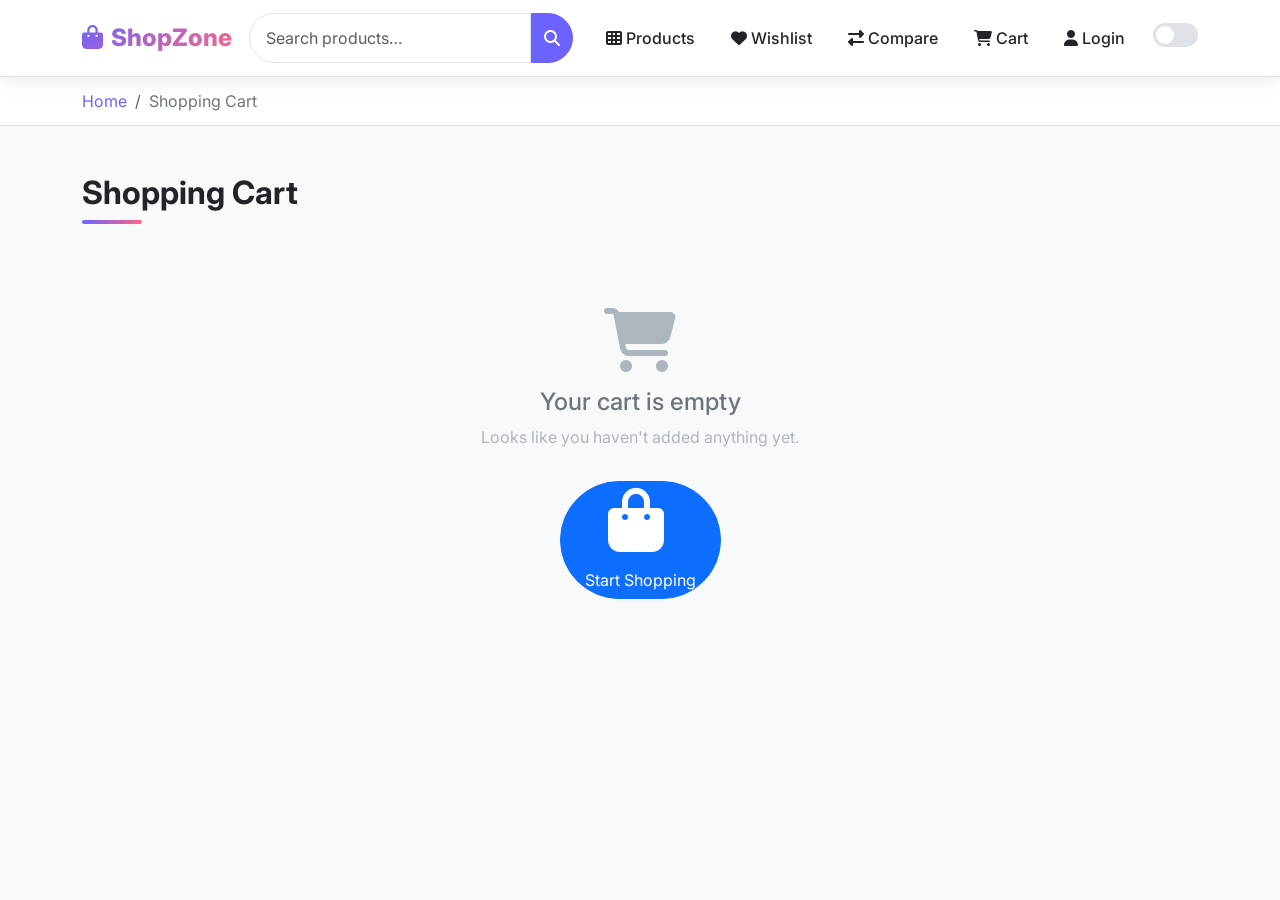
<file: cart.html>
<!DOCTYPE html>
<html lang="en" data-theme="light">
<head>
  <meta charset="UTF-8"/>
  <meta name="viewport" content="width=device-width, initial-scale=1.0"/>
  <title>Shopping Cart – ShopZone</title>
  <link rel="stylesheet" href="https://cdn.jsdelivr.net/npm/bootstrap@5.3.2/dist/css/bootstrap.min.css"/>
  <link rel="stylesheet" href="https://cdnjs.cloudflare.com/ajax/libs/font-awesome/6.5.0/css/all.min.css"/>
  <link rel="stylesheet" href="css/style.css"/>
  <link rel="stylesheet" href="css/features2.css"/>
</head>
<body>

<nav class="navbar navbar-expand-lg">
  <div class="container">
    <a class="navbar-brand" href="index.html"><i class="fas fa-shopping-bag me-2"></i>ShopZone</a>
    <button class="navbar-toggler border-0" type="button" data-bs-toggle="collapse" data-bs-target="#navMenu"><span class="navbar-toggler-icon"></span></button>
    <div class="collapse navbar-collapse" id="navMenu">
      <form class="d-flex mx-auto search-bar" onsubmit="event.preventDefault();window.location.href='products.html?search='+encodeURIComponent(this.querySelector('input').value);">
        <input class="form-control" type="search" placeholder="Search products…"/>
        <button class="btn btn-primary" type="submit"><i class="fas fa-search"></i></button>
      </form>
      <ul class="navbar-nav ms-3 align-items-center gap-1">
        <li class="nav-item"><a class="nav-link" href="products.html"><i class="fas fa-th me-1"></i>Products</a></li>
        <li class="nav-item"><a class="nav-link" href="wishlist.html"><i class="fas fa-heart me-1"></i>Wishlist <span class="cart-badge" id="wishlistCount">0</span></a></li>
        <li class="nav-item"><a class="nav-link" href="compare.html"><i class="fas fa-exchange-alt me-1"></i>Compare</a></li>
        <li class="nav-item"><a class="nav-link active" href="cart.html"><i class="fas fa-shopping-cart me-1"></i>Cart <span class="cart-badge" id="cartCount">0</span></a></li>
        <li class="nav-item" id="authNav"><a class="nav-link" href="login.html"><i class="fas fa-user me-1"></i>Login</a></li>
        <li class="nav-item"><button class="theme-toggle ms-2" id="themeToggle" onclick="toggleTheme()"></button></li>
      </ul>
    </div>
  </div>
</nav>

<div class="page-breadcrumb">
  <div class="container">
    <ol class="breadcrumb mb-0">
      <li class="breadcrumb-item"><a href="index.html">Home</a></li>
      <li class="breadcrumb-item active">Shopping Cart</li>
    </ol>
  </div>
</div>

<section class="py-5">
  <div class="container">
    <h1 class="section-title mb-4">Shopping Cart</h1>
    <div class="row g-4" id="cartSection">
      <!-- Rendered by JS -->
    </div>
  </div>
</section>

<div class="toast-container" id="toastContainer"></div>
<script src="https://cdn.jsdelivr.net/npm/bootstrap@5.3.2/dist/js/bootstrap.bundle.min.js"></script>
<script src="js/theme.js"></script>
<script src="js/products.js"></script>
<script src="js/cart.js"></script>
<script>
  // ── Advanced Coupon System ──
  const COUPONS = [
    {
      code: 'SAVE10',
      type: 'percentage',
      value: 10,
      description: '10% Off on your order',
      terms: 'No minimum order value. Valid on all products.',
      minOrder: 0,
      maxDiscount: Infinity,
      expiry: null,
      oneTime: false,
      icon: '🏷️'
    },
    {
      code: 'FLAT200',
      type: 'flat',
      value: 200,
      description: '₹200 Flat Off',
      terms: 'Minimum order value ₹999.',
      minOrder: 999,
      maxDiscount: 200,
      expiry: null,
      oneTime: false,
      icon: '💰'
    },
    {
      code: 'FIRST50',
      type: 'percentage',
      value: 50,
      description: '50% Off for First Order',
      terms: 'Max discount ₹500. One-time use only.',
      minOrder: 0,
      maxDiscount: 500,
      expiry: null,
      oneTime: true,
      icon: '🎉'
    },
    {
      code: 'FREESHIP',
      type: 'freeshipping',
      value: 0,
      description: 'Free Shipping',
      terms: 'Minimum order value ₹299. Removes shipping charges.',
      minOrder: 299,
      maxDiscount: 0,
      expiry: null,
      oneTime: false,
      icon: '🚚'
    },
    {
      code: 'BUY1GET1',
      type: 'bogo',
      value: 0,
      description: 'Buy 1 Get 1 Free on Electronics',
      terms: 'Applies to electronics category. Cheapest item free.',
      minOrder: 0,
      maxDiscount: Infinity,
      expiry: null,
      oneTime: false,
      category: 'electronics',
      icon: '🎁'
    }
  ];

  function getUsedCoupons() {
    return JSON.parse(localStorage.getItem('shopzone_used_coupons') || '[]');
  }

  function markCouponUsed(code) {
    const used = getUsedCoupons();
    if (!used.includes(code)) {
      used.push(code);
      localStorage.setItem('shopzone_used_coupons', JSON.stringify(used));
    }
  }

  function validateCoupon(code) {
    const coupon = COUPONS.find(c => c.code === code);
    if (!coupon) return { valid: false, message: 'Invalid coupon code.' };

    const cart = getCart();
    const subtotal = cart.reduce((s, i) => s + i.price * i.qty, 0);

    // Check expiry
    if (coupon.expiry && new Date() > new Date(coupon.expiry)) {
      return { valid: false, message: `Coupon "${code}" has expired.` };
    }

    // Check minimum order
    if (subtotal < coupon.minOrder) {
      return { valid: false, message: `Minimum order of ₹${coupon.minOrder.toLocaleString()} required for "${code}".` };
    }

    // Check one-time use
    if (coupon.oneTime && getUsedCoupons().includes(code)) {
      return { valid: false, message: `Coupon "${code}" has already been used.` };
    }

    // Check BOGO – need electronics items
    if (coupon.type === 'bogo') {
      const catItems = cart.filter(item => {
        const p = PRODUCTS.find(pr => pr.id === item.id);
        return p && p.category === coupon.category;
      });
      if (catItems.length < 2) {
        return { valid: false, message: `Need at least 2 ${coupon.category} items for BOGO offer.` };
      }
    }

    return { valid: true, coupon };
  }

  function calculateAdvancedDiscount(couponCode) {
    const cart = getCart();
    const subtotal = cart.reduce((s, i) => s + i.price * i.qty, 0);
    let discount = 0;
    let freeShipping = false;
    let discountLabel = '';

    if (!couponCode) return { discount: 0, freeShipping: false, discountLabel: '' };

    const coupon = COUPONS.find(c => c.code === couponCode);
    if (!coupon) return { discount: 0, freeShipping: false, discountLabel: '' };

    switch (coupon.type) {
      case 'percentage':
        discount = Math.round(subtotal * (coupon.value / 100));
        if (discount > coupon.maxDiscount) discount = coupon.maxDiscount;
        discountLabel = `${coupon.value}% off`;
        break;
      case 'flat':
        discount = Math.min(coupon.value, subtotal);
        discountLabel = `₹${coupon.value} flat off`;
        break;
      case 'freeshipping':
        freeShipping = true;
        discount = 0;
        discountLabel = 'Free shipping';
        break;
      case 'bogo':
        // Find electronics items, make cheapest free
        const elecItems = [];
        cart.forEach(item => {
          const p = PRODUCTS.find(pr => pr.id === item.id);
          if (p && p.category === coupon.category) {
            for (let i = 0; i < item.qty; i++) elecItems.push(item.price);
          }
        });
        elecItems.sort((a, b) => a - b);
        // Half the items are free (cheapest ones)
        const freeCount = Math.floor(elecItems.length / 2);
        for (let i = 0; i < freeCount; i++) discount += elecItems[i];
        discountLabel = 'BOGO (cheapest free)';
        break;
    }

    return { discount, freeShipping, discountLabel };
  }

  function getCartTotalsAdvanced() {
    const cart = getCart();
    const couponCode = localStorage.getItem('shopzone_coupon') || '';
    const subtotal = cart.reduce((s, i) => s + i.price * i.qty, 0);
    const { discount, freeShipping, discountLabel } = calculateAdvancedDiscount(couponCode);
    let shipping = subtotal - discount > 499 ? 0 : 49;
    if (freeShipping) shipping = 0;
    const total = Math.max(0, subtotal - discount + shipping);
    return { subtotal, discount, shipping, total, coupon: couponCode, freeShipping, discountLabel };
  }

  document.addEventListener('DOMContentLoaded', () => {
    updateCartCount();
    checkAuth();
    if (typeof updateWishlistCount === 'function') updateWishlistCount();
    renderCart();
  });

  function renderCart() {
    const cart = getCart();
    const section = document.getElementById('cartSection');
    if (cart.length === 0) {
      section.innerHTML = `<div class="col-12">
        <div class="empty-state">
          <i class="fas fa-shopping-cart"></i>
          <h4>Your cart is empty</h4>
          <p>Looks like you haven't added anything yet.</p>
          <a href="products.html" class="btn btn-primary rounded-pill mt-3 px-4"><i class="fas fa-shopping-bag me-2"></i>Start Shopping</a>
        </div></div>`;
      return;
    }

    const { subtotal, discount, shipping, total, coupon, freeShipping, discountLabel } = getCartTotalsAdvanced();
    const appliedCoupon = COUPONS.find(c => c.code === coupon);

    section.innerHTML = `
      <div class="col-lg-8">
        <div id="cartItems">${cart.map(renderCartItem).join('')}</div>
        <div class="d-flex justify-content-between align-items-center mt-3 flex-wrap gap-2">
          <a href="products.html" class="btn btn-outline-secondary rounded-pill"><i class="fas fa-arrow-left me-2"></i>Continue Shopping</a>
          <button class="btn btn-outline-danger rounded-pill" onclick="clearCart()"><i class="fas fa-trash me-2"></i>Clear Cart</button>
        </div>

        <!-- Available Coupons Section -->
        <div class="coupon-section mt-4">
          <h5><i class="fas fa-tags me-2 text-primary"></i>Available Coupons</h5>
          <div id="couponCards">${renderCouponCards(coupon)}</div>
        </div>
      </div>

      <div class="col-lg-4">
        <div class="summary-card">
          <h5 class="fw-700 mb-4"><i class="fas fa-receipt me-2 text-primary"></i>Order Summary</h5>
          <div class="summary-row"><span>Subtotal (${cart.reduce((s,i)=>s+i.qty,0)} items)</span><span>₹${subtotal.toLocaleString()}</span></div>
          ${discount > 0 ? `
            <div class="summary-row text-success"><span>Coupon Discount (${coupon})</span><span>-₹${discount.toLocaleString()}</span></div>
            <div class="discount-breakdown">
              <div class="breakdown-item"><span><i class="fas fa-tag me-1"></i>${discountLabel}</span><span>-₹${discount.toLocaleString()}</span></div>
              <div class="breakdown-item total"><span>You Save</span><span>₹${discount.toLocaleString()}</span></div>
            </div>
          ` : ''}
          ${freeShipping && shipping === 0 ? `<div class="summary-row text-success"><span>Shipping</span><span><i class="fas fa-truck me-1"></i>FREE (coupon)</span></div>` :
            `<div class="summary-row"><span>Shipping</span><span>${shipping === 0 ? '<span class="text-success fw-600">FREE</span>' : '₹'+shipping}</span></div>`}
          <div class="summary-row summary-total"><span>Total</span><span class="text-primary">₹${total.toLocaleString()}</span></div>

          <!-- Coupon Input -->
          <div class="mt-4">
            <label class="form-label fw-600 small">Apply Coupon Code</label>
            <div class="coupon-input">
              <input type="text" class="form-control form-control-sm" id="couponInput" placeholder="Enter coupon code..." value="${coupon}"/>
              ${coupon ? `<button class="btn btn-outline-danger btn-sm" onclick="removeCoupon()"><i class="fas fa-times"></i></button>` : ''}
              <button class="btn btn-outline-primary btn-sm" onclick="applyCouponAdvanced()">Apply</button>
            </div>
            ${coupon && appliedCoupon ? `<div class="text-success small mt-1"><i class="fas fa-check-circle me-1"></i>"${coupon}" applied – ${appliedCoupon.description}</div>` : ''}
          </div>

          <a href="checkout.html" class="btn-primary-custom d-block text-center text-decoration-none mt-4">
            <i class="fas fa-lock me-2"></i>Proceed to Checkout
          </a>
          <div class="text-center mt-2 small text-muted"><i class="fas fa-shield-alt me-1"></i>Secure & encrypted checkout</div>
        </div>
      </div>`;
  }

  function renderCartItem(item) {
    return `
      <div class="cart-item">
        <img src="${item.image}" alt="${item.name}"/>
        <div class="flex-grow-1">
          <h6 class="fw-600 mb-1">${item.name}</h6>
          <div class="text-primary fw-700">₹${item.price.toLocaleString()}</div>
          <div class="text-muted small">Subtotal: ₹${(item.price * item.qty).toLocaleString()}</div>
        </div>
        <div class="qty-control">
          <button class="qty-btn" onclick="updateQty(${item.id}, -1)"><i class="fas fa-minus"></i></button>
          <span class="qty-value">${item.qty}</span>
          <button class="qty-btn" onclick="updateQty(${item.id}, 1)"><i class="fas fa-plus"></i></button>
        </div>
        <button class="btn btn-outline-danger btn-sm rounded-pill" onclick="removeFromCart(${item.id})"><i class="fas fa-times"></i></button>
      </div>`;
  }

  function renderCouponCards(activeCoupon) {
    const cart = getCart();
    const subtotal = cart.reduce((s, i) => s + i.price * i.qty, 0);

    return COUPONS.map(c => {
      const isApplied = activeCoupon === c.code;
      const validation = validateCoupon(c.code);
      const isDisabled = !validation.valid && !isApplied;
      const disabledReason = !validation.valid ? validation.message : '';

      return `
        <div class="coupon-card ${isApplied ? 'applied' : ''} ${isDisabled ? 'opacity-75' : ''}">
          <div class="d-flex justify-content-between align-items-start">
            <div>
              <span class="coupon-code">${c.code}</span>
              ${isApplied ? '<span class="coupon-badge-tag"><i class="fas fa-check me-1"></i>Applied</span>' : ''}
              ${c.oneTime ? '<span class="coupon-badge-tag" style="background:linear-gradient(135deg,#ff6584,#ff4da6);">First Order</span>' : ''}
            </div>
            <span style="font-size:1.5rem;">${c.icon}</span>
          </div>
          <div class="coupon-desc">${c.description}</div>
          <div class="coupon-terms">${c.terms}</div>
          ${isDisabled ? `<div class="text-danger small mt-1"><i class="fas fa-info-circle me-1"></i>${disabledReason}</div>` : ''}
          <div class="coupon-actions">
            ${isApplied ?
              `<button class="btn btn-outline-danger" onclick="removeCoupon()"><i class="fas fa-times me-1"></i>Remove</button>` :
              `<button class="btn btn-outline-primary" onclick="copyCoupon('${c.code}')" ${isDisabled ? 'disabled' : ''}><i class="fas fa-copy me-1"></i>Copy</button>
               <button class="btn btn-primary text-white" onclick="applyThisCoupon('${c.code}')" ${isDisabled ? 'disabled' : ''}><i class="fas fa-check me-1"></i>Apply</button>`
            }
          </div>
        </div>`;
    }).join('');
  }

  function applyCouponAdvanced() {
    const code = document.getElementById('couponInput').value.trim().toUpperCase();
    if (!code) {
      removeCoupon();
      return;
    }
    applyThisCoupon(code);
  }

  function applyThisCoupon(code) {
    const result = validateCoupon(code);
    if (!result.valid) {
      showToast(result.message, 'danger');
      return;
    }
    localStorage.setItem('shopzone_coupon', code);
    showToast(`Coupon "${code}" applied successfully! 🎉`, 'success');
    renderCart();
  }

  function removeCoupon() {
    localStorage.removeItem('shopzone_coupon');
    showToast('Coupon removed.', 'warning');
    renderCart();
  }

  function copyCoupon(code) {
    navigator.clipboard.writeText(code).then(() => {
      showToast(`Coupon code "${code}" copied! 📋`, 'info');
      const input = document.getElementById('couponInput');
      if (input) input.value = code;
    }).catch(() => {
      // Fallback
      const input = document.getElementById('couponInput');
      if (input) input.value = code;
      showToast(`Code "${code}" ready to apply!`, 'info');
    });
  }

  function clearCart() {
    if (confirm('Are you sure you want to clear the cart?')) {
      localStorage.removeItem('shopzone_cart');
      localStorage.removeItem('shopzone_coupon');
      updateCartCount();
      renderCart();
      showToast('Cart cleared!', 'warning');
    }
  }
</script>
</body>
</html>
</file>
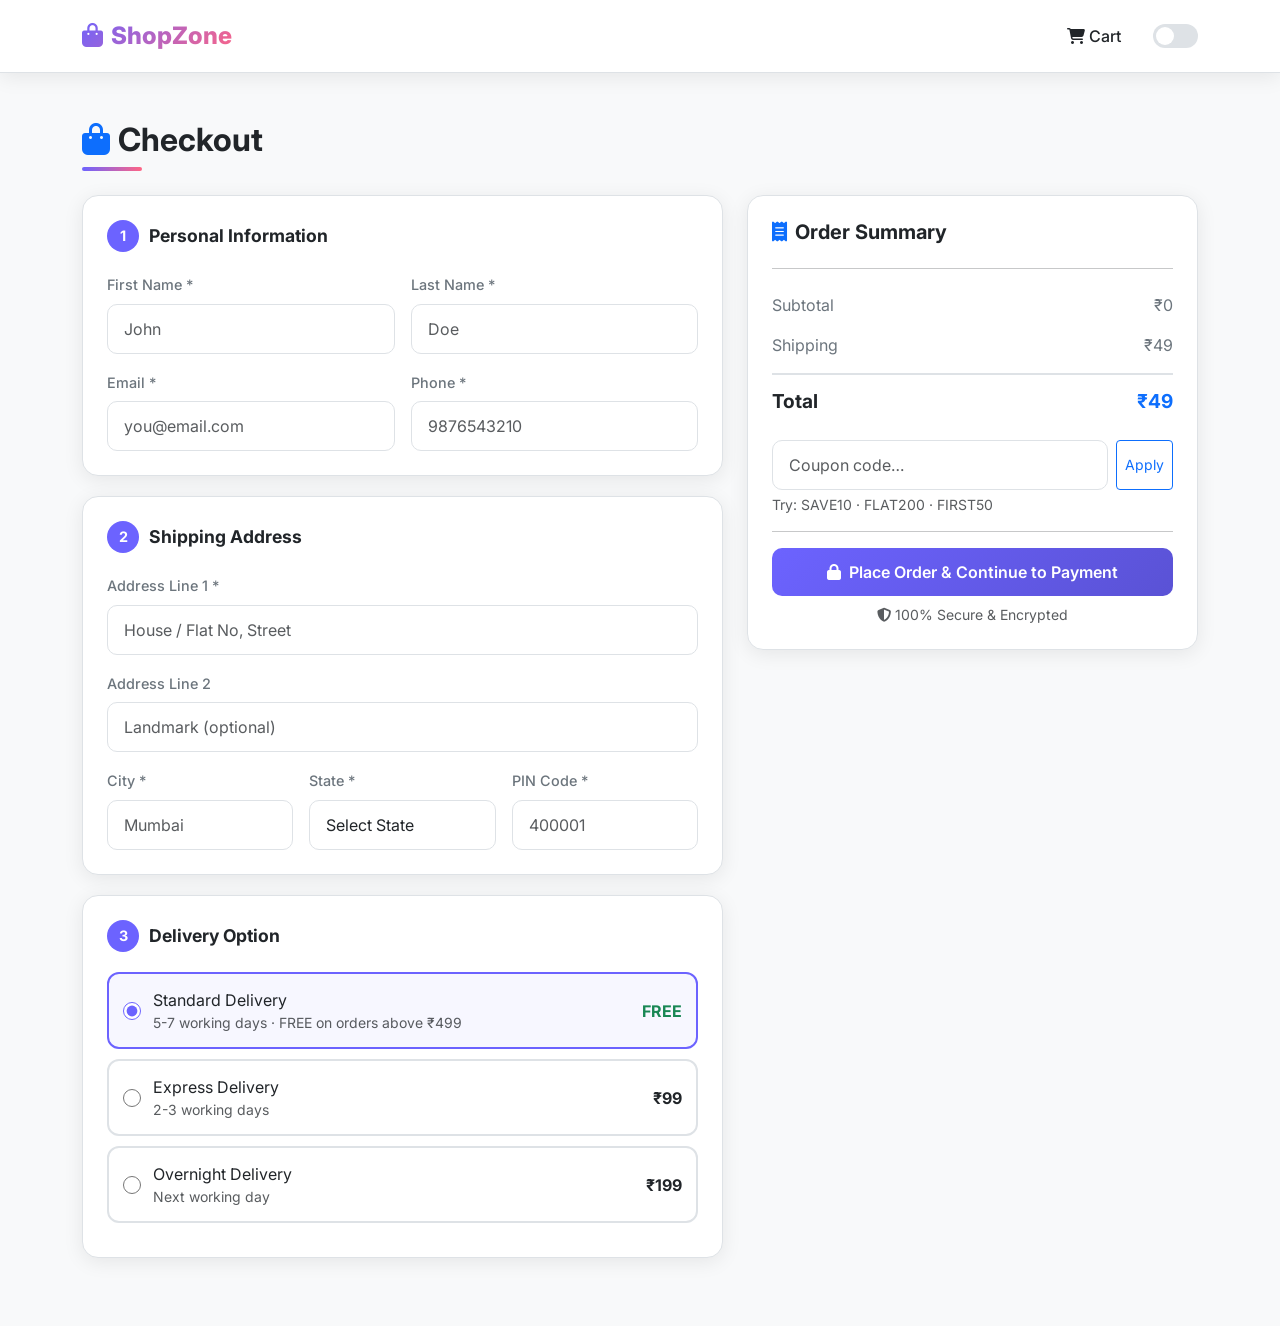
<file: checkout.html>
<!DOCTYPE html>
<html lang="en" data-theme="light">
<head>
  <meta charset="UTF-8"/>
  <meta name="viewport" content="width=device-width, initial-scale=1.0"/>
  <title>Checkout – ShopZone</title>
  <link rel="stylesheet" href="https://cdn.jsdelivr.net/npm/bootstrap@5.3.2/dist/css/bootstrap.min.css"/>
  <link rel="stylesheet" href="https://cdnjs.cloudflare.com/ajax/libs/font-awesome/6.5.0/css/all.min.css"/>
  <link rel="stylesheet" href="css/style.css"/>
</head>
<body>
<nav class="navbar navbar-expand-lg">
  <div class="container">
    <a class="navbar-brand" href="index.html"><i class="fas fa-shopping-bag me-2"></i>ShopZone</a>
    <div class="ms-auto d-flex align-items-center gap-3">
      <a class="nav-link" href="cart.html"><i class="fas fa-shopping-cart me-1"></i>Cart <span class="cart-badge" id="cartCount">0</span></a>
      <button class="theme-toggle" onclick="toggleTheme()"></button>
    </div>
  </div>
</nav>

<div class="container py-5">
  <h1 class="section-title mb-4"><i class="fas fa-shopping-bag me-2 text-primary"></i>Checkout</h1>
  <div class="row g-4">
    <div class="col-lg-7">
      <!-- Step 1: Personal Info -->
      <div class="checkout-step">
        <div class="step-header"><span class="step-num">1</span>Personal Information</div>
        <div class="row g-3">
          <div class="col-md-6">
            <label class="form-label">First Name *</label>
            <input type="text" class="form-control" id="chkFirstName" required placeholder="John"/>
          </div>
          <div class="col-md-6">
            <label class="form-label">Last Name *</label>
            <input type="text" class="form-control" id="chkLastName" required placeholder="Doe"/>
          </div>
          <div class="col-md-6">
            <label class="form-label">Email *</label>
            <input type="email" class="form-control" id="chkEmail" required placeholder="you@email.com"/>
          </div>
          <div class="col-md-6">
            <label class="form-label">Phone *</label>
            <input type="tel" class="form-control" id="chkPhone" required placeholder="9876543210"/>
          </div>
        </div>
      </div>

      <!-- Step 2: Shipping Address -->
      <div class="checkout-step">
        <div class="step-header"><span class="step-num">2</span>Shipping Address</div>
        <div class="row g-3">
          <div class="col-12">
            <label class="form-label">Address Line 1 *</label>
            <input type="text" class="form-control" id="addr1" required placeholder="House / Flat No, Street"/>
          </div>
          <div class="col-12">
            <label class="form-label">Address Line 2</label>
            <input type="text" class="form-control" id="addr2" placeholder="Landmark (optional)"/>
          </div>
          <div class="col-md-4">
            <label class="form-label">City *</label>
            <input type="text" class="form-control" id="city" required placeholder="Mumbai"/>
          </div>
          <div class="col-md-4">
            <label class="form-label">State *</label>
            <select class="form-select" id="state">
              <option value="">Select State</option>
              <option>Maharashtra</option><option>Delhi</option><option>Karnataka</option>
              <option>Tamil Nadu</option><option>Gujarat</option><option>Rajasthan</option>
              <option>West Bengal</option><option>Uttar Pradesh</option>
            </select>
          </div>
          <div class="col-md-4">
            <label class="form-label">PIN Code *</label>
            <input type="text" class="form-control" id="pin" required placeholder="400001" maxlength="6"/>
          </div>
        </div>
      </div>

      <!-- Step 3: Delivery Option -->
      <div class="checkout-step">
        <div class="step-header"><span class="step-num">3</span>Delivery Option</div>
        <div class="delivery-option active" id="del-standard" onclick="selectDelivery('standard')">
          <input type="radio" name="delivery" value="standard" checked/>
          <div>
            <div class="fw-600">Standard Delivery</div>
            <div class="small text-muted">5-7 working days · FREE on orders above ₹499</div>
          </div>
          <span class="ms-auto fw-700 text-success">FREE</span>
        </div>
        <div class="delivery-option" id="del-express" onclick="selectDelivery('express')">
          <input type="radio" name="delivery" value="express"/>
          <div>
            <div class="fw-600">Express Delivery</div>
            <div class="small text-muted">2-3 working days</div>
          </div>
          <span class="ms-auto fw-700">₹99</span>
        </div>
        <div class="delivery-option" id="del-overnight" onclick="selectDelivery('overnight')">
          <input type="radio" name="delivery" value="overnight"/>
          <div>
            <div class="fw-600">Overnight Delivery</div>
            <div class="small text-muted">Next working day</div>
          </div>
          <span class="ms-auto fw-700">₹199</span>
        </div>
      </div>
    </div>

    <!-- Order Summary -->
    <div class="col-lg-5">
      <div class="summary-card">
        <h5 class="fw-700 mb-4"><i class="fas fa-receipt me-2 text-primary"></i>Order Summary</h5>
        <div id="orderItemsList" class="mb-3"></div>
        <hr/>
        <div id="orderTotals"></div>
        
        <!-- Coupon -->
        <div class="mt-3 mb-3">
          <div class="coupon-input">
            <input type="text" class="form-control" id="couponInput" placeholder="Coupon code…"/>
            <button class="btn btn-outline-primary btn-sm" onclick="applyCoupon()">Apply</button>
          </div>
          <div class="small text-muted mt-1">Try: SAVE10 · FLAT200 · FIRST50</div>
        </div>
        <hr/>
        
        <div id="alertBox" class="d-none"></div>
        <button class="btn-primary-custom" id="placeOrderBtn" onclick="placeOrder()">
          <i class="fas fa-lock me-2"></i>Place Order & Continue to Payment
        </button>
        <div class="text-center mt-2 small text-muted">
          <i class="fas fa-shield-alt me-1"></i>100% Secure & Encrypted
        </div>
      </div>
    </div>
  </div>
</div>

<div class="toast-container" id="toastContainer"></div>
<script src="https://cdn.jsdelivr.net/npm/bootstrap@5.3.2/dist/js/bootstrap.bundle.min.js"></script>
<script src="js/theme.js"></script>
<script src="js/products.js"></script>
<script src="js/cart.js"></script>
<script>
  let extraShipping = 0;
  document.addEventListener('DOMContentLoaded', () => { updateCartCount(); renderSummary(); });

  function selectDelivery(type) {
    document.querySelectorAll('.delivery-option').forEach(el => el.classList.remove('active'));
    document.getElementById(`del-${type}`).classList.add('active');
    document.querySelector(`input[value="${type}"]`).checked = true;
    extraShipping = type === 'express' ? 99 : type === 'overnight' ? 199 : 0;
    renderSummary();
  }

  function renderSummary() {
    const cart = getCart();
    const { subtotal, discount, shipping, total } = getCartTotals();
    const finalTotal = total + extraShipping;
    document.getElementById('orderItemsList').innerHTML = cart.map(i =>
      `<div class="d-flex justify-content-between small mb-1">
        <span>${i.name} × ${i.qty}</span>
        <span class="fw-600">₹${(i.price * i.qty).toLocaleString()}</span>
      </div>`
    ).join('');
    document.getElementById('orderTotals').innerHTML = `
      <div class="summary-row"><span>Subtotal</span><span>₹${subtotal.toLocaleString()}</span></div>
      ${discount > 0 ? `<div class="summary-row text-success"><span>Coupon Discount</span><span>-₹${discount.toLocaleString()}</span></div>` : ''}
      <div class="summary-row"><span>Shipping</span><span>${shipping + extraShipping === 0 ? '<span class="text-success">FREE</span>' : '₹'+(shipping+extraShipping)}</span></div>
      <div class="summary-row summary-total"><span>Total</span><span class="text-primary">₹${finalTotal.toLocaleString()}</span></div>`;
  }

  function applyCoupon() {
    const code = document.getElementById('couponInput').value.trim().toUpperCase();
    const valid = ['SAVE10','FLAT200','FIRST50'];
    if (valid.includes(code)) {
      localStorage.setItem('shopzone_coupon', code);
      showToast(`Coupon "${code}" applied!`, 'success');
    } else {
      showToast('Invalid coupon. Try SAVE10, FLAT200, or FIRST50.', 'danger');
    }
    renderSummary();
  }

  function placeOrder() {
    // Validate required fields
    const required = ['chkFirstName','chkLastName','chkEmail','chkPhone','addr1','city','pin'];
    let valid = true;
    required.forEach(id => {
      const el = document.getElementById(id);
      if (!el.value.trim()) { el.classList.add('is-invalid'); valid = false; }
      else el.classList.remove('is-invalid');
    });
    if (!valid) { showToast('Please fill all required fields.', 'danger'); return; }

    const checkoutData = {
      name: document.getElementById('chkFirstName').value + ' ' + document.getElementById('chkLastName').value,
      email: document.getElementById('chkEmail').value,
      phone: document.getElementById('chkPhone').value,
      address: document.getElementById('addr1').value + ', ' + document.getElementById('city').value,
      delivery: document.querySelector('input[name="delivery"]:checked').value
    };
    sessionStorage.setItem('shopzone_checkout', JSON.stringify(checkoutData));
    window.location.href = 'payment.html';
  }
</script>
</body>
</html>
</file>
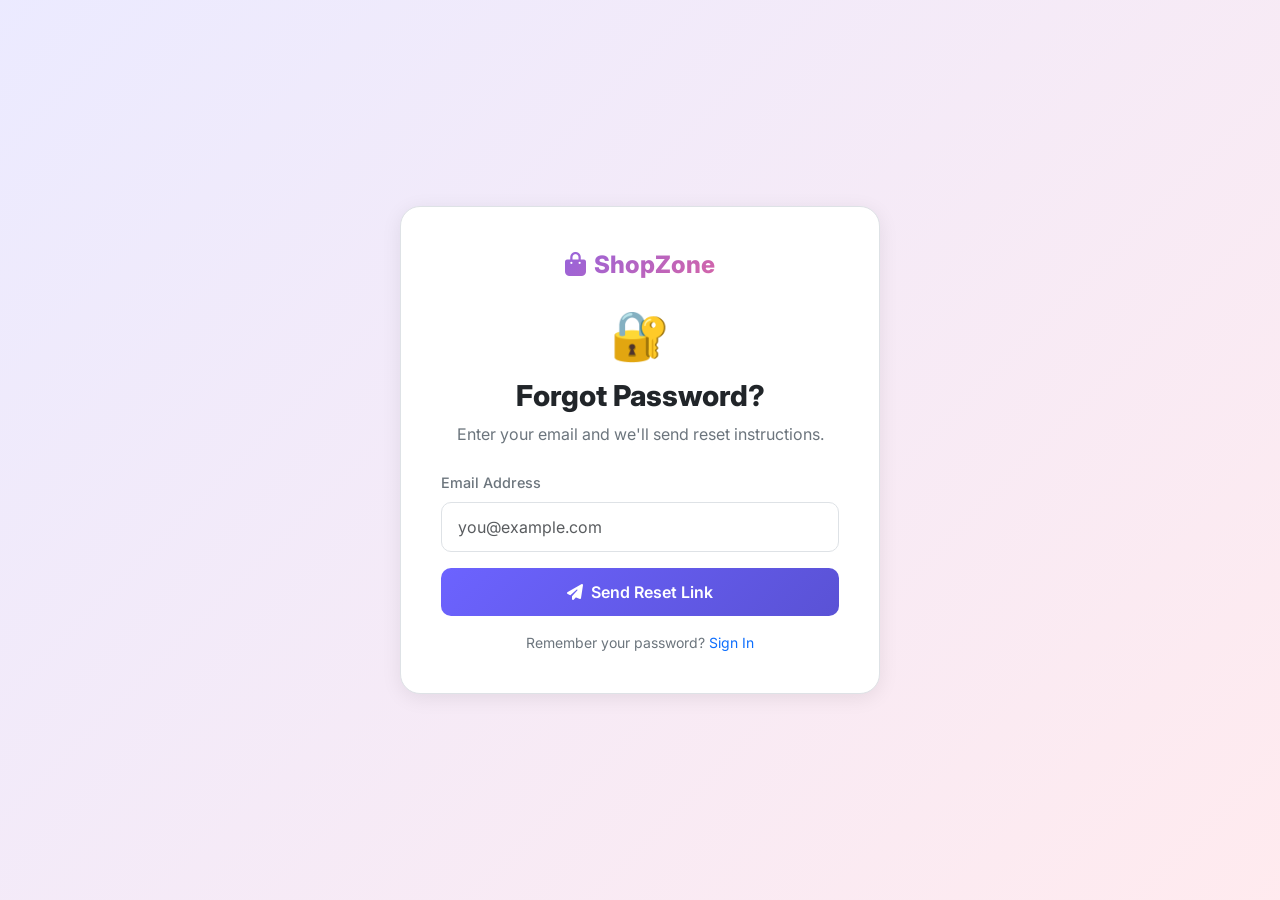
<file: forgot-password.html>
<!DOCTYPE html>
<html lang="en" data-theme="light">
<head>
  <meta charset="UTF-8"/>
  <meta name="viewport" content="width=device-width, initial-scale=1.0"/>
  <title>Forgot Password – ShopZone</title>
  <link rel="stylesheet" href="https://cdn.jsdelivr.net/npm/bootstrap@5.3.2/dist/css/bootstrap.min.css"/>
  <link rel="stylesheet" href="https://cdnjs.cloudflare.com/ajax/libs/font-awesome/6.5.0/css/all.min.css"/>
  <link rel="stylesheet" href="css/style.css"/>
</head>
<body class="auth-page">
<div class="container">
  <div class="auth-card fade-in">
    <div class="text-center mb-4">
      <a href="index.html" class="navbar-brand mb-3 d-block"><i class="fas fa-shopping-bag me-2"></i>ShopZone</a>
      <div style="font-size:3rem;">🔐</div>
      <h1 class="auth-title mt-2">Forgot Password?</h1>
      <p class="auth-subtitle">Enter your email and we'll send reset instructions.</p>
    </div>
    <div id="step1">
      <form id="forgotForm" novalidate>
        <div class="mb-3">
          <label class="form-label">Email Address</label>
          <input type="email" class="form-control" id="forgotEmail" placeholder="you@example.com" required/>
          <div class="invalid-feedback">Enter a valid email.</div>
        </div>
        <button type="submit" class="btn-primary-custom">
          <span id="fgSpinner" class="spinner-border spinner-border-sm me-2 d-none"></span>
          <i class="fas fa-paper-plane me-2"></i>Send Reset Link
        </button>
      </form>
    </div>
    <div id="step2" class="d-none text-center">
      <div style="font-size:3rem;">📧</div>
      <h5 class="fw-700 mt-3">Check Your Email!</h5>
      <p class="text-muted">We've sent reset instructions to <strong id="sentTo"></strong></p>
      <div class="alert alert-info small mt-3">
        <i class="fas fa-info-circle me-2"></i>This is a demo – no real email is sent.
      </div>
      <a href="login.html" class="btn-primary-custom d-block text-center text-decoration-none mt-3"><i class="fas fa-sign-in-alt me-2"></i>Back to Login</a>
    </div>
    <p class="text-center text-secondary small mt-3 mb-0">
      Remember your password? <a href="login.html" class="text-primary text-decoration-none">Sign In</a>
    </p>
  </div>
</div>
<div class="toast-container" id="toastContainer"></div>
<script src="https://cdn.jsdelivr.net/npm/bootstrap@5.3.2/dist/js/bootstrap.bundle.min.js"></script>
<script src="js/theme.js"></script>
<script src="js/cart.js"></script>
<script>
  document.getElementById('forgotForm').addEventListener('submit', function(e) {
    e.preventDefault();
    this.classList.add('was-validated');
    if (!this.checkValidity()) return;
    const email = document.getElementById('forgotEmail').value;
    const spinner = document.getElementById('fgSpinner');
    spinner.classList.remove('d-none');
    setTimeout(() => {
      spinner.classList.add('d-none');
      document.getElementById('step1').classList.add('d-none');
      document.getElementById('sentTo').textContent = email;
      document.getElementById('step2').classList.remove('d-none');
    }, 1500);
  });
</script>
</body>
</html>
</file>
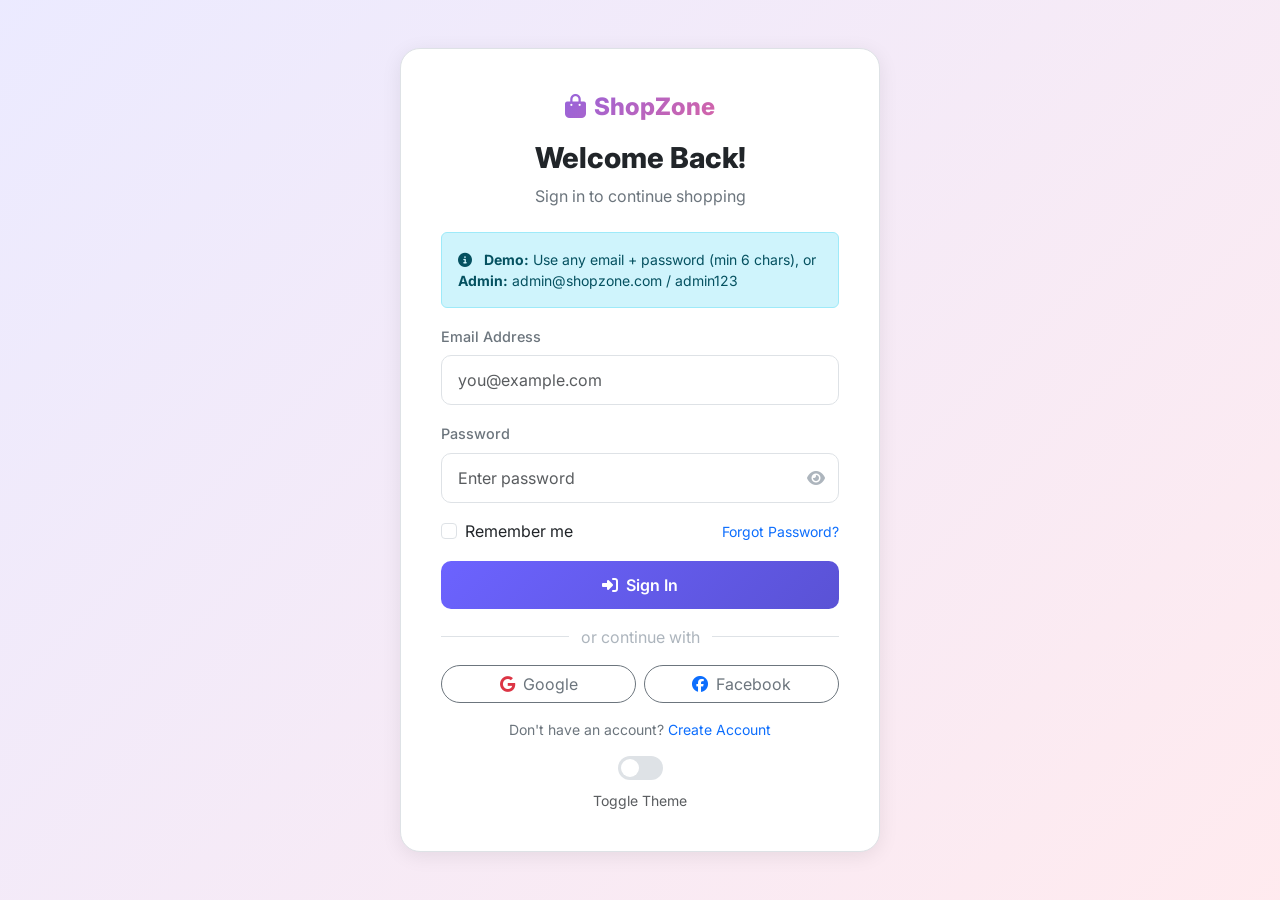
<file: login.html>
<!DOCTYPE html>
<html lang="en" data-theme="light">
<head>
  <meta charset="UTF-8"/>
  <meta name="viewport" content="width=device-width, initial-scale=1.0"/>
  <title>Login – ShopZone</title>
  <meta name="description" content="Login to your ShopZone account to access cart, orders and wishlist."/>
  <link rel="stylesheet" href="https://cdn.jsdelivr.net/npm/bootstrap@5.3.2/dist/css/bootstrap.min.css"/>
  <link rel="stylesheet" href="https://cdnjs.cloudflare.com/ajax/libs/font-awesome/6.5.0/css/all.min.css"/>
  <link rel="stylesheet" href="css/style.css"/>
</head>
<body class="auth-page">

<div class="container">
  <div class="auth-card fade-in">
    <!-- Logo -->
    <div class="text-center mb-4">
      <a href="index.html" class="navbar-brand mb-3 d-block"><i class="fas fa-shopping-bag me-2"></i>ShopZone</a>
      <h1 class="auth-title">Welcome Back!</h1>
      <p class="auth-subtitle">Sign in to continue shopping</p>
    </div>

    <!-- Demo hint -->
    <div class="alert alert-info small">
      <i class="fas fa-info-circle me-2"></i>
      <strong>Demo:</strong> Use any email + password (min 6 chars), or<br>
      <strong>Admin:</strong> admin@shopzone.com / admin123
    </div>

    <!-- Login Form -->
    <form id="loginForm" novalidate>
      <div class="mb-3">
        <label class="form-label" for="loginEmail">Email Address</label>
        <input type="email" class="form-control" id="loginEmail" placeholder="you@example.com" required/>
        <div class="invalid-feedback">Please enter a valid email address.</div>
      </div>
      <div class="mb-3">
        <label class="form-label" for="loginPassword">Password</label>
        <div class="password-field">
          <input type="password" class="form-control" id="loginPassword" placeholder="Enter password" required minlength="6"/>
          <button type="button" class="password-toggle" onclick="togglePassword('loginPassword', this)"><i class="fas fa-eye"></i></button>
        </div>
        <div class="invalid-feedback">Password must be at least 6 characters.</div>
      </div>
      <div class="d-flex justify-content-between align-items-center mb-3">
        <div class="form-check">
          <input class="form-check-input" type="checkbox" id="rememberMe"/>
          <label class="form-check-label" for="rememberMe">Remember me</label>
        </div>
        <a href="forgot-password.html" class="text-primary text-decoration-none small">Forgot Password?</a>
      </div>

      <!-- Error message -->
      <div id="loginError" class="alert alert-danger d-none small" role="alert"></div>

      <button type="submit" class="btn-primary-custom" id="loginBtn">
        <span id="loginSpinner" class="spinner-border spinner-border-sm me-2 d-none"></span>
        <i class="fas fa-sign-in-alt me-2"></i>Sign In
      </button>
    </form>

    <div class="divider">or continue with</div>
    <div class="d-flex gap-2 mb-3">
      <button class="btn btn-outline-secondary w-50 rounded-pill" onclick="demoLogin('google')"><i class="fab fa-google me-2 text-danger"></i>Google</button>
      <button class="btn btn-outline-secondary w-50 rounded-pill" onclick="demoLogin('facebook')"><i class="fab fa-facebook me-2 text-primary"></i>Facebook</button>
    </div>

    <p class="text-center text-secondary small mb-0">
      Don't have an account? <a href="register.html" class="text-primary fw-600 text-decoration-none">Create Account</a>
    </p>

    <div class="text-center mt-3">
      <button class="theme-toggle" onclick="toggleTheme()" title="Toggle Theme"></button>
      <div class="small text-muted mt-1">Toggle Theme</div>
    </div>
  </div>
</div>

<div class="toast-container" id="toastContainer"></div>
<script src="https://cdn.jsdelivr.net/npm/bootstrap@5.3.2/dist/js/bootstrap.bundle.min.js"></script>
<script src="js/theme.js"></script>
<script src="js/cart.js"></script>
<script>
  function togglePassword(id, btn) {
    const inp = document.getElementById(id);
    const isText = inp.type === 'text';
    inp.type = isText ? 'password' : 'text';
    btn.innerHTML = isText ? '<i class="fas fa-eye"></i>' : '<i class="fas fa-eye-slash"></i>';
  }

  document.getElementById('loginForm').addEventListener('submit', function(e) {
    e.preventDefault();
    const email = document.getElementById('loginEmail').value.trim();
    const password = document.getElementById('loginPassword').value;
    const errDiv = document.getElementById('loginError');
    const btn = document.getElementById('loginBtn');
    const spinner = document.getElementById('loginSpinner');

    // Validate
    this.classList.add('was-validated');
    if (!this.checkValidity()) return;

    // Show loading
    spinner.classList.remove('d-none');
    btn.disabled = true;
    errDiv.classList.add('d-none');

    setTimeout(() => {
      spinner.classList.add('d-none');
      btn.disabled = false;

      // Demo auth – any valid email/password works
      const users = JSON.parse(localStorage.getItem('shopzone_users') || '[]');
      const found = users.find(u => u.email === email && u.password === password);
      const isAdmin = email === 'admin@shopzone.com' && password === 'admin123';

      if (found || isAdmin) {
        const user = found || { name: 'Admin', email };
        sessionStorage.setItem('shopzone_user', JSON.stringify(user));
        showToast('Login successful! Welcome back 👋', 'success');
        setTimeout(() => window.location.href = 'index.html', 1000);
      } else if (password.length >= 6) {
        // Demo: allow any valid-looking credentials
        const name = email.split('@')[0].replace(/\./g,' ').replace(/\b\w/g, c => c.toUpperCase());
        const user = { name, email };
        sessionStorage.setItem('shopzone_user', JSON.stringify(user));
        showToast(`Welcome, ${name}! 🎉`, 'success');
        setTimeout(() => window.location.href = 'index.html', 1000);
      } else {
        errDiv.textContent = 'Invalid email or password. Please try again.';
        errDiv.classList.remove('d-none');
      }
    }, 1200);
  });

  function demoLogin(provider) {
    const user = { name: provider === 'google' ? 'Google User' : 'Facebook User', email: `${provider}@demo.com` };
    sessionStorage.setItem('shopzone_user', JSON.stringify(user));
    showToast(`Signed in with ${provider}! 🎉`, 'success');
    setTimeout(() => window.location.href = 'index.html', 1000);
  }
</script>
</body>
</html>
</file>
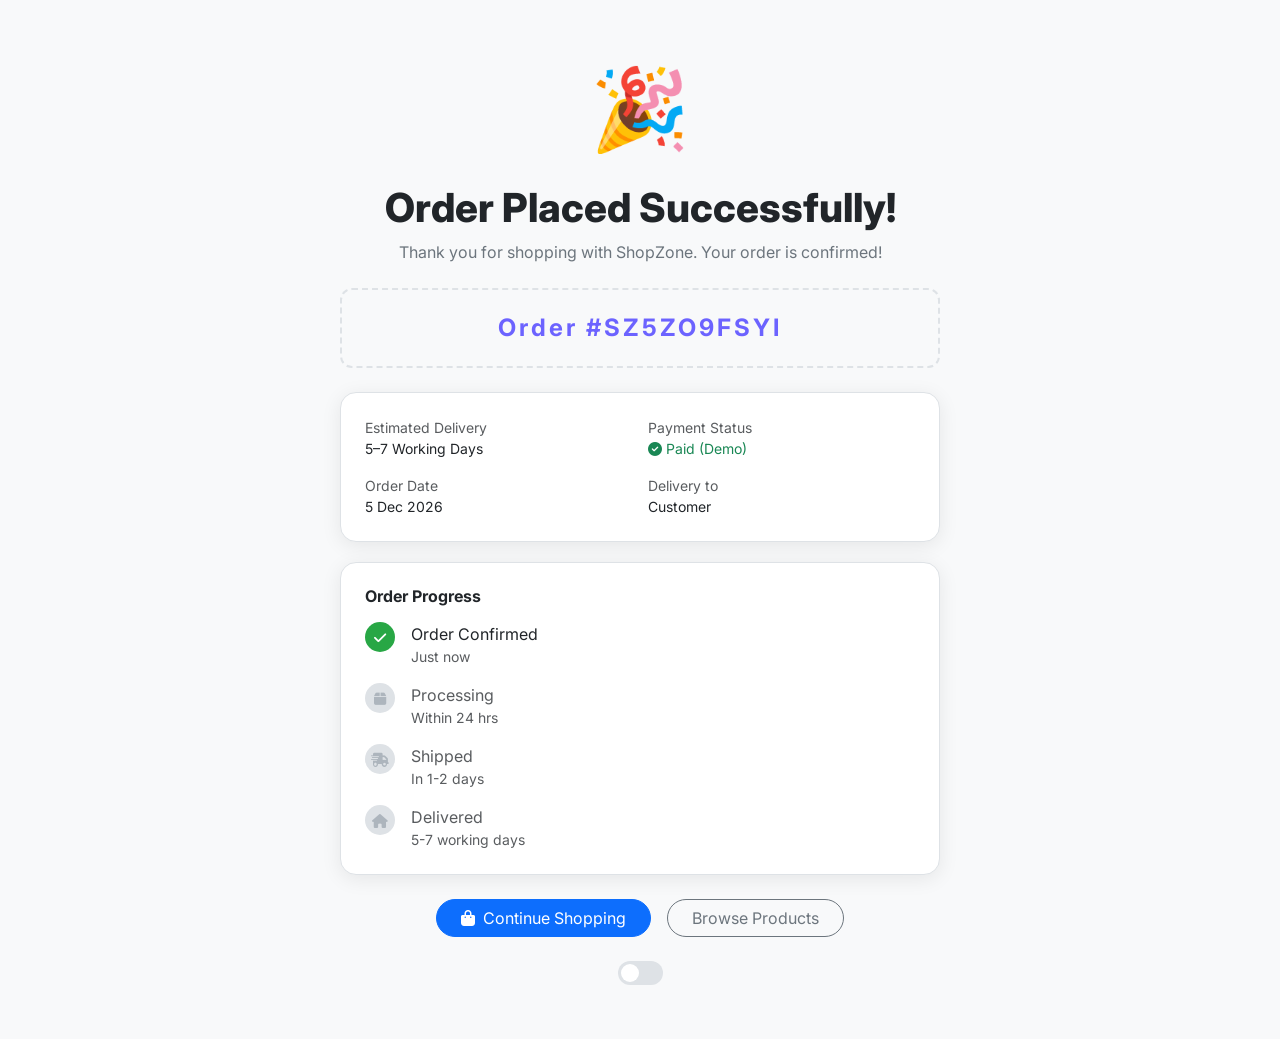
<file: order-success.html>
<!DOCTYPE html>
<html lang="en" data-theme="light">
<head>
  <meta charset="UTF-8"/>
  <meta name="viewport" content="width=device-width, initial-scale=1.0"/>
  <title>Order Confirmed – ShopZone</title>
  <link rel="stylesheet" href="https://cdn.jsdelivr.net/npm/bootstrap@5.3.2/dist/css/bootstrap.min.css"/>
  <link rel="stylesheet" href="https://cdnjs.cloudflare.com/ajax/libs/font-awesome/6.5.0/css/all.min.css"/>
  <link rel="stylesheet" href="css/style.css"/>
</head>
<body class="success-page">
<div class="container">
  <div class="text-center py-5 fade-in" style="max-width:600px;margin:auto;">
    <div class="success-icon">🎉</div>
    <h1 class="fw-800 mt-3" style="color:var(--text-primary);">Order Placed Successfully!</h1>
    <p style="color:var(--text-secondary);" class="mt-2">Thank you for shopping with ShopZone. Your order is confirmed!</p>
    
    <div class="order-ref my-4" id="orderRef">Loading…</div>
    
    <div class="checkout-step text-start">
      <div class="row g-3 small">
        <div class="col-6">
          <div class="text-muted">Estimated Delivery</div>
          <div class="fw-600">5–7 Working Days</div>
        </div>
        <div class="col-6">
          <div class="text-muted">Payment Status</div>
          <div class="fw-600 text-success"><i class="fas fa-check-circle me-1"></i>Paid (Demo)</div>
        </div>
        <div class="col-6">
          <div class="text-muted">Order Date</div>
          <div class="fw-600" id="orderDate"></div>
        </div>
        <div class="col-6">
          <div class="text-muted">Delivery to</div>
          <div class="fw-600" id="deliveryName"></div>
        </div>
      </div>
    </div>

    <!-- Timeline -->
    <div class="checkout-step text-start mt-3">
      <h6 class="fw-700 mb-3">Order Progress</h6>
      <div class="d-flex align-items-start gap-3 mb-3">
        <div style="width:30px;height:30px;background:#28a745;color:white;border-radius:50%;display:flex;align-items:center;justify-content:center;flex-shrink:0;"><i class="fas fa-check fa-sm"></i></div>
        <div><div class="fw-600">Order Confirmed</div><div class="small text-muted">Just now</div></div>
      </div>
      <div class="d-flex align-items-start gap-3 mb-3">
        <div style="width:30px;height:30px;background:var(--border-color);border-radius:50%;display:flex;align-items:center;justify-content:center;flex-shrink:0;color:var(--text-muted);"><i class="fas fa-box fa-sm"></i></div>
        <div><div class="fw-600 text-muted">Processing</div><div class="small text-muted">Within 24 hrs</div></div>
      </div>
      <div class="d-flex align-items-start gap-3 mb-3">
        <div style="width:30px;height:30px;background:var(--border-color);border-radius:50%;display:flex;align-items:center;justify-content:center;flex-shrink:0;color:var(--text-muted);"><i class="fas fa-shipping-fast fa-sm"></i></div>
        <div><div class="fw-600 text-muted">Shipped</div><div class="small text-muted">In 1-2 days</div></div>
      </div>
      <div class="d-flex align-items-start gap-3">
        <div style="width:30px;height:30px;background:var(--border-color);border-radius:50%;display:flex;align-items:center;justify-content:center;flex-shrink:0;color:var(--text-muted);"><i class="fas fa-home fa-sm"></i></div>
        <div><div class="fw-600 text-muted">Delivered</div><div class="small text-muted">5-7 working days</div></div>
      </div>
    </div>

    <div class="d-flex gap-3 justify-content-center mt-4">
      <a href="index.html" class="btn btn-primary rounded-pill px-4"><i class="fas fa-shopping-bag me-2"></i>Continue Shopping</a>
      <a href="products.html" class="btn btn-outline-secondary rounded-pill px-4">Browse Products</a>
    </div>
    
    <div class="mt-4 text-center">
      <button class="theme-toggle" onclick="toggleTheme()"></button>
    </div>
  </div>
</div>

<script src="https://cdn.jsdelivr.net/npm/bootstrap@5.3.2/dist/js/bootstrap.bundle.min.js"></script>
<script src="js/theme.js"></script>
<script>
  const ref = sessionStorage.getItem('shopzone_orderRef') || 'SZ' + Math.random().toString(36).slice(2,10).toUpperCase();
  document.getElementById('orderRef').textContent = 'Order #' + ref;
  document.getElementById('orderDate').textContent = new Date().toLocaleDateString('en-IN',{day:'numeric',month:'short',year:'numeric'});
  const checkout = JSON.parse(sessionStorage.getItem('shopzone_checkout') || '{}');
  document.getElementById('deliveryName').textContent = checkout.name || 'Customer';
</script>
</body>
</html>
</file>
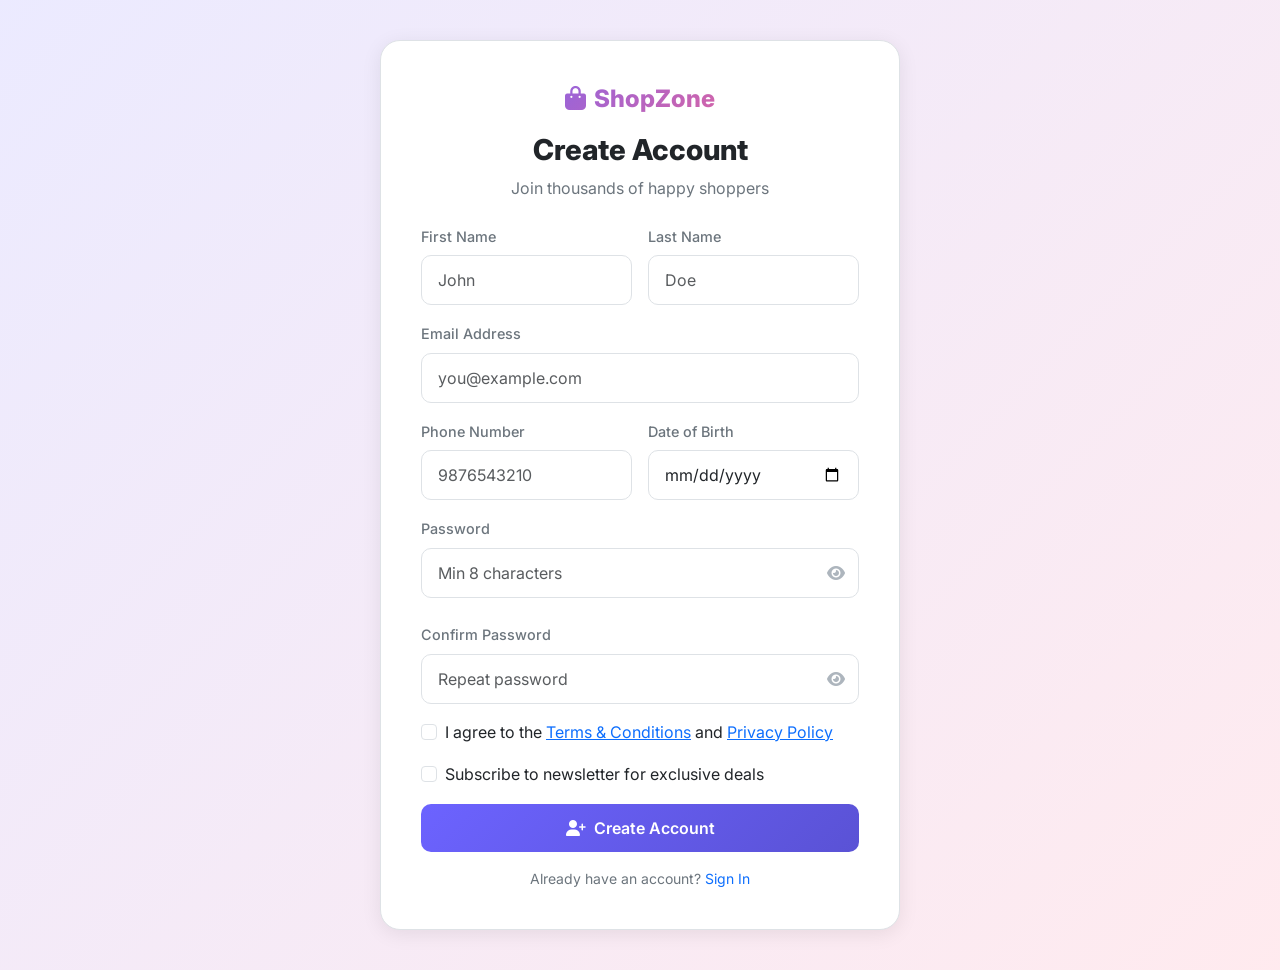
<file: register.html>
<!DOCTYPE html>
<html lang="en" data-theme="light">
<head>
  <meta charset="UTF-8"/>
  <meta name="viewport" content="width=device-width, initial-scale=1.0"/>
  <title>Register – ShopZone</title>
  <meta name="description" content="Create your ShopZone account for seamless shopping experience."/>
  <link rel="stylesheet" href="https://cdn.jsdelivr.net/npm/bootstrap@5.3.2/dist/css/bootstrap.min.css"/>
  <link rel="stylesheet" href="https://cdnjs.cloudflare.com/ajax/libs/font-awesome/6.5.0/css/all.min.css"/>
  <link rel="stylesheet" href="css/style.css"/>
</head>
<body class="auth-page" style="padding:40px 0;">

<div class="container">
  <div class="auth-card fade-in" style="max-width:520px;">
    <div class="text-center mb-4">
      <a href="index.html" class="navbar-brand mb-3 d-block"><i class="fas fa-shopping-bag me-2"></i>ShopZone</a>
      <h1 class="auth-title">Create Account</h1>
      <p class="auth-subtitle">Join thousands of happy shoppers</p>
    </div>

    <form id="registerForm" novalidate>
      <div class="row g-3">
        <div class="col-md-6">
          <label class="form-label" for="firstName">First Name</label>
          <input type="text" class="form-control" id="firstName" placeholder="John" required minlength="2"/>
          <div class="invalid-feedback">Enter at least 2 characters.</div>
        </div>
        <div class="col-md-6">
          <label class="form-label" for="lastName">Last Name</label>
          <input type="text" class="form-control" id="lastName" placeholder="Doe" required minlength="2"/>
          <div class="invalid-feedback">Enter at least 2 characters.</div>
        </div>
        <div class="col-12">
          <label class="form-label" for="regEmail">Email Address</label>
          <input type="email" class="form-control" id="regEmail" placeholder="you@example.com" required/>
          <div class="invalid-feedback">Enter a valid email address.</div>
        </div>
        <div class="col-md-6">
          <label class="form-label" for="phone">Phone Number</label>
          <input type="tel" class="form-control" id="phone" placeholder="9876543210" pattern="[0-9]{10}" required/>
          <div class="invalid-feedback">Enter a valid 10-digit number.</div>
        </div>
        <div class="col-md-6">
          <label class="form-label" for="dob">Date of Birth</label>
          <input type="date" class="form-control" id="dob"/>
        </div>
        <div class="col-12">
          <label class="form-label" for="regPassword">Password</label>
          <div class="password-field">
            <input type="password" class="form-control" id="regPassword" placeholder="Min 8 characters" required minlength="8"/>
            <button type="button" class="password-toggle" onclick="togglePassword('regPassword', this)"><i class="fas fa-eye"></i></button>
          </div>
          <div class="invalid-feedback">Password must be at least 8 characters.</div>
          <div class="password-strength mt-2" id="strengthBar"></div>
        </div>
        <div class="col-12">
          <label class="form-label" for="confirmPassword">Confirm Password</label>
          <div class="password-field">
            <input type="password" class="form-control" id="confirmPassword" placeholder="Repeat password" required/>
            <button type="button" class="password-toggle" onclick="togglePassword('confirmPassword', this)"><i class="fas fa-eye"></i></button>
          </div>
          <div class="invalid-feedback" id="confirmMsg">Passwords do not match.</div>
        </div>
        <div class="col-12">
          <div class="form-check">
            <input class="form-check-input" type="checkbox" id="agreeTerms" required/>
            <label class="form-check-label" for="agreeTerms">
              I agree to the <a href="#" class="text-primary">Terms & Conditions</a> and <a href="#" class="text-primary">Privacy Policy</a>
            </label>
            <div class="invalid-feedback">You must agree to the terms.</div>
          </div>
        </div>
        <div class="col-12">
          <div class="form-check">
            <input class="form-check-input" type="checkbox" id="newsletter"/>
            <label class="form-check-label" for="newsletter">Subscribe to newsletter for exclusive deals</label>
          </div>
        </div>
      </div>

      <div id="regError" class="alert alert-danger mt-3 d-none small"></div>

      <button type="submit" class="btn-primary-custom mt-3" id="regBtn">
        <span id="regSpinner" class="spinner-border spinner-border-sm me-2 d-none"></span>
        <i class="fas fa-user-plus me-2"></i>Create Account
      </button>
    </form>

    <p class="text-center text-secondary small mt-3 mb-0">
      Already have an account? <a href="login.html" class="text-primary fw-600 text-decoration-none">Sign In</a>
    </p>
  </div>
</div>

<div class="toast-container" id="toastContainer"></div>
<script src="https://cdn.jsdelivr.net/npm/bootstrap@5.3.2/dist/js/bootstrap.bundle.min.js"></script>
<script src="js/theme.js"></script>
<script src="js/cart.js"></script>
<script>
  function togglePassword(id, btn) {
    const inp = document.getElementById(id);
    inp.type = inp.type === 'text' ? 'password' : 'text';
    btn.innerHTML = inp.type === 'text' ? '<i class="fas fa-eye-slash"></i>' : '<i class="fas fa-eye"></i>';
  }

  // Password strength
  document.getElementById('regPassword').addEventListener('input', function() {
    const v = this.value;
    const bar = document.getElementById('strengthBar');
    let strength = 0;
    if (v.length >= 8) strength++;
    if (/[A-Z]/.test(v)) strength++;
    if (/[0-9]/.test(v)) strength++;
    if (/[^A-Za-z0-9]/.test(v)) strength++;
    const colors = ['','#dc3545','#fd7e14','#ffc107','#28a745'];
    const labels = ['','Weak','Fair','Good','Strong'];
    bar.innerHTML = strength > 0 ? `<div style="height:4px;width:${strength*25}%;background:${colors[strength]};border-radius:2px;transition:all .3s;"></div><small style="color:${colors[strength]};">${labels[strength]}</small>` : '';
  });

  document.getElementById('registerForm').addEventListener('submit', function(e) {
    e.preventDefault();
    this.classList.add('was-validated');
    const pw = document.getElementById('regPassword').value;
    const cpw = document.getElementById('confirmPassword').value;
    const errDiv = document.getElementById('regError');
    
    if (!this.checkValidity()) return;
    if (pw !== cpw) {
      document.getElementById('confirmPassword').setCustomValidity('mismatch');
      document.getElementById('confirmMsg').textContent = 'Passwords do not match.';
      return;
    }
    document.getElementById('confirmPassword').setCustomValidity('');

    const spinner = document.getElementById('regSpinner');
    const btn = document.getElementById('regBtn');
    spinner.classList.remove('d-none');
    btn.disabled = true;

    setTimeout(() => {
      spinner.classList.add('d-none');
      btn.disabled = false;
      const email = document.getElementById('regEmail').value;
      const users = JSON.parse(localStorage.getItem('shopzone_users') || '[]');
      if (users.find(u => u.email === email)) {
        errDiv.textContent = 'An account with this email already exists.';
        errDiv.classList.remove('d-none');
        return;
      }
      const user = {
        name: document.getElementById('firstName').value + ' ' + document.getElementById('lastName').value,
        email,
        phone: document.getElementById('phone').value,
        password: pw
      };
      users.push(user);
      localStorage.setItem('shopzone_users', JSON.stringify(users));
      sessionStorage.setItem('shopzone_user', JSON.stringify(user));
      showToast('Account created successfully! 🎉', 'success');
      setTimeout(() => window.location.href = 'index.html', 1200);
    }, 1500);
  });

  document.getElementById('confirmPassword').addEventListener('input', function() {
    this.setCustomValidity('');
  });
</script>
</body>
</html>
</file>
<file: css/style.css>
/* ========================================
   E-COMMERCE STORE - MAIN STYLESHEET
======================================== */

@import url('https://fonts.googleapis.com/css2?family=Inter:wght@300;400;500;600;700;800&display=swap');


/* ========================================
   CSS VARIABLES
======================================== */

:root {
  --primary: #6c63ff;
  --primary-dark: #5a52d5;
  --secondary: #ff6584;
  --accent: #ffd700;
  --success: #28a745;
  --danger: #dc3545;
  --warning: #ffc107;
  --info: #17a2b8;

  --bg-primary: #f8f9fa;
  --bg-secondary: #ffffff;
  --bg-card: #ffffff;

  --text-primary: #212529;
  --text-secondary: #6c757d;
  --text-muted: #adb5bd;

  --border-color: #dee2e6;

  --shadow: 0 4px 20px rgba(0, 0, 0, 0.08);
  --shadow-hover: 0 8px 30px rgba(108, 99, 255, 0.2);

  --nav-bg: #ffffff;
  --footer-bg: #1a1a2e;
  --footer-text: #ccc;

  --input-bg: #ffffff;
  --card-hover: rgba(108, 99, 255, 0.05);
}


[data-theme="dark"] {

  --bg-primary: #0f0f1a;
  --bg-secondary: #1a1a2e;
  --bg-card: #16213e;

  --text-primary: #e9ecef;
  --text-secondary: #adb5bd;
  --text-muted: #6c757d;

  --border-color: #2d3748;

  --shadow: 0 4px 20px rgba(0, 0, 0, 0.3);
  --shadow-hover: 0 8px 30px rgba(108, 99, 255, 0.3);

  --nav-bg: #16213e;
  --footer-bg: #0a0a15;
  --footer-text: #adb5bd;

  --input-bg: #1e2a45;
  --card-hover: rgba(108, 99, 255, 0.1);

}


/* ========================================
   GLOBAL STYLES
======================================== */

* {
  margin: 0;
  padding: 0;
  box-sizing: border-box;
}

body {

  font-family: 'Inter', sans-serif;

  background-color: var(--bg-primary);

  color: var(--text-primary);

  transition: background-color 0.3s, color 0.3s;

  min-height: 100vh;

}


/* ========================================
   SCROLLBAR
======================================== */

::-webkit-scrollbar {
  width: 6px;
}

::-webkit-scrollbar-track {
  background: var(--bg-primary);
}

::-webkit-scrollbar-thumb {
  background: var(--primary);
  border-radius: 3px;
}


/* ========================================
   NAVBAR
======================================== */

.navbar {

  background: var(--nav-bg) !important;

  border-bottom: 1px solid var(--border-color);

  box-shadow: var(--shadow);

  padding: 0.8rem 0;

  transition: background 0.3s;

  position: sticky;

  top: 0;

  z-index: 1030;

}

.navbar-brand {

  font-size: 1.5rem;

  font-weight: 800;

  background: linear-gradient(135deg, var(--primary), var(--secondary));

  -webkit-background-clip: text;

  -webkit-text-fill-color: transparent;

  background-clip: text;

}

.navbar .nav-link {

  color: var(--text-primary) !important;

  font-weight: 500;

  padding: 0.5rem 1rem !important;

  transition: color 0.2s;

}

.navbar .nav-link:hover {

  color: var(--primary) !important;

}

.search-bar {
  max-width: 400px;
}

.search-bar .form-control {

  border-radius: 25px 0 0 25px;

  border-color: var(--border-color);

  background: var(--input-bg);

  color: var(--text-primary);

}

.search-bar .btn {

  border-radius: 0 25px 25px 0;

  background: var(--primary);

  border-color: var(--primary);

}

.cart-badge {

  background: var(--secondary);

  color: white;

  font-size: 0.65rem;

  padding: 2px 6px;

  border-radius: 50px;

}


/* ========================================
   THEME TOGGLE
======================================== */

.theme-toggle {

  width: 45px;
  height: 24px;

  background: var(--border-color);

  border-radius: 50px;

  position: relative;

  cursor: pointer;

  transition: background 0.3s;

  border: none;

}

.theme-toggle::after {

  content: '';

  width: 18px;
  height: 18px;

  background: white;

  border-radius: 50%;

  position: absolute;

  top: 3px;
  left: 3px;

  transition: left 0.3s;

}

[data-theme="dark"] .theme-toggle {

  background: var(--primary);

}

[data-theme="dark"] .theme-toggle::after {

  left: 24px;

}


/* ========================================
   HERO BACKGROUND IMAGE BANNER
======================================== */

.hero-section {

  position: relative;

  min-height: 520px;

  display: flex;

  align-items: center;

  padding: 80px 0;

  overflow: hidden;

  background-image:

    linear-gradient(90deg,
      rgba(10, 15, 30, 0.88) 0%,
      rgba(10, 15, 30, 0.65) 50%,
      rgba(10, 15, 30, 0.25) 100%),

    url("https://images.unsplash.com/photo-1441986300917-64674bd600d8?w=1920&h=1000&fit=crop");

  background-size: cover;

  background-position: center;

  background-repeat: no-repeat;

  color: white;

}


/* Remove old gradient circle */

.hero-section::before {

  display: none;

  content: none;

}


/* Hero Content */

.hero-content {

  position: relative;

  z-index: 2;

}

.hero-section h1 {

  color: white;

  font-size: clamp(2.5rem, 5vw, 4.5rem);

  font-weight: 800;

  line-height: 1.15;

}

.hero-section p {

  color: #f1f1f1;

  font-size: 1.1rem;

  line-height: 1.8;

  opacity: 1;

  max-width: 550px;

}


/* Sale Badge */

.hero-badge {

  display: inline-block;

  background: #ff6584;

  color: white;

  padding: 9px 18px;

  border-radius: 50px;

  font-size: 14px;

  font-weight: 700;

  margin-bottom: 18px;

}


/* Shop Now Button */

.btn-hero {

  display: inline-block;

  background: white;

  color: var(--primary);

  font-weight: 700;

  padding: 12px 32px;

  border-radius: 50px;

  border: none;

  font-size: 1rem;

  text-decoration: none;

  transition: all 0.3s ease;

}

.btn-hero:hover {

  background: var(--secondary);

  color: white;

  transform: translateY(-3px);

  box-shadow: 0 8px 25px rgba(0, 0, 0, 0.2);

}


/* Right Promotional Card */

.hero-highlight {

  padding: 35px;

  border-radius: 20px;

  background: rgba(255, 255, 255, 0.14);

  border: 1px solid rgba(255, 255, 255, 0.3);

  backdrop-filter: blur(10px);

  color: white;

}

.hero-highlight span {

  font-size: 13px;

  letter-spacing: 2px;

  font-weight: 700;

}

.hero-highlight h2 {

  color: white;

  font-size: 36px;

  font-weight: 800;

  margin: 15px 0;

}

.hero-highlight p {

  color: white;

  font-size: 15px;

}


/* ========================================
   CAROUSEL
======================================== */

.carousel-item img {

  height: 400px;

  object-fit: cover;

  border-radius: 12px;

}

.promo-carousel {

  border-radius: 12px;

  overflow: hidden;

  box-shadow: var(--shadow);

}


/* ========================================
   SECTION HEADINGS
======================================== */

.section-title {

  font-size: 2rem;

  font-weight: 700;

  color: var(--text-primary);

  position: relative;

  padding-bottom: 12px;

}

.section-title::after {

  content: '';

  position: absolute;

  bottom: 0;
  left: 0;

  width: 60px;
  height: 4px;

  background: linear-gradient(90deg, var(--primary), var(--secondary));

  border-radius: 2px;

}


/* ========================================
   CATEGORY CARDS
======================================== */

.category-card {

  background: var(--bg-card);

  border: 1px solid var(--border-color);

  border-radius: 16px;

  padding: 24px 20px;

  text-align: center;

  cursor: pointer;

  transition: all 0.3s;

  box-shadow: var(--shadow);

}

.category-card:hover {

  transform: translateY(-6px);

  box-shadow: var(--shadow-hover);

  border-color: var(--primary);

  background: var(--card-hover);

}

.category-card .icon {

  font-size: 2.5rem;

  margin-bottom: 12px;

}

.category-card h6 {

  font-weight: 600;

  color: var(--text-primary);

  margin: 0;

}


/* ========================================
   PRODUCT CARDS
======================================== */

.product-card {

  background: var(--bg-card);

  border: 1px solid var(--border-color);

  border-radius: 16px;

  overflow: hidden;

  transition: all 0.3s;

  box-shadow: var(--shadow);

  height: 100%;

}

.product-card:hover {

  transform: translateY(-6px);

  box-shadow: var(--shadow-hover);

  border-color: var(--primary);

}

.product-card .img-wrap {

  position: relative;

  height: 220px;

  overflow: hidden;

  background: #f0f0f5;

}

.product-card img {

  width: 100%;

  height: 100%;

  object-fit: cover;

  transition: transform 0.4s;

}

.product-card:hover img {

  transform: scale(1.06);

}

.product-badge {

  position: absolute;

  top: 10px;
  left: 10px;

  background: var(--secondary);

  color: white;

  padding: 3px 10px;

  border-radius: 50px;

  font-size: 0.75rem;

  font-weight: 600;

}

.product-badge.new {
  background: var(--success);
}

.product-badge.sale {
  background: var(--secondary);
}

.product-badge.out {
  background: var(--text-muted);
}

.wishlist-btn {

  position: absolute;

  top: 10px;
  right: 10px;

  width: 35px;
  height: 35px;

  background: white;

  border-radius: 50%;

  border: none;

  display: flex;

  align-items: center;
  justify-content: center;

  cursor: pointer;

  box-shadow: 0 2px 8px rgba(0, 0, 0, 0.15);

  transition: all 0.2s;

  color: var(--text-muted);

  font-size: 1rem;

}

.wishlist-btn:hover,
.wishlist-btn.active {

  color: var(--secondary);

  transform: scale(1.1);

}

.product-card .card-body {
  padding: 16px;
}

.product-title {

  font-size: 0.95rem;

  font-weight: 600;

  color: var(--text-primary);

  margin-bottom: 6px;

}

.product-price {

  font-size: 1.2rem;

  font-weight: 700;

  color: var(--primary);

}

.product-original {

  font-size: 0.85rem;

  color: var(--text-muted);

  text-decoration: line-through;

  margin-left: 6px;

}

.product-discount {

  font-size: 0.8rem;

  color: var(--success);

  font-weight: 600;

}

.rating {

  color: #ffc107;

  font-size: 0.85rem;

}

.rating span {

  color: var(--text-muted);

  margin-left: 4px;

}

.btn-add-cart {

  background: var(--primary);

  color: white;

  border: none;

  border-radius: 8px;

  padding: 8px 16px;

  font-size: 0.85rem;

  font-weight: 600;

  width: 100%;

  transition: all 0.2s;

  cursor: pointer;

}

.btn-add-cart:hover {

  background: var(--primary-dark);

  transform: translateY(-1px);

}


/* ========================================
   FILTER SIDEBAR
======================================== */

.filter-card {

  background: var(--bg-card);

  border: 1px solid var(--border-color);

  border-radius: 16px;

  padding: 24px;

  box-shadow: var(--shadow);

  position: sticky;

  top: 80px;

}

.filter-card h5 {

  font-weight: 700;

  color: var(--text-primary);

  margin-bottom: 16px;

}

.filter-section {

  margin-bottom: 20px;

  padding-bottom: 20px;

  border-bottom: 1px solid var(--border-color);

}

.filter-section:last-child {

  border-bottom: none;

  margin-bottom: 0;

  padding-bottom: 0;

}

.filter-section label {
  color: var(--text-primary);
}


/* ========================================
   CART
======================================== */

.cart-item {

  background: var(--bg-card);

  border: 1px solid var(--border-color);

  border-radius: 12px;

  padding: 16px;

  margin-bottom: 12px;

  display: flex;

  gap: 16px;

  align-items: center;

  transition: box-shadow 0.2s;

}

.cart-item:hover {
  box-shadow: var(--shadow-hover);
}

.cart-item img {

  width: 90px;

  height: 90px;

  object-fit: cover;

  border-radius: 10px;

}

.qty-control {

  display: flex;

  align-items: center;

  gap: 8px;

}

.qty-btn {

  width: 30px;
  height: 30px;

  background: var(--bg-primary);

  border: 1px solid var(--border-color);

  border-radius: 6px;

  display: flex;

  align-items: center;
  justify-content: center;

  cursor: pointer;

  color: var(--text-primary);

  font-size: 1rem;

  transition: all 0.2s;

}

.qty-btn:hover {

  background: var(--primary);

  color: white;

  border-color: var(--primary);

}

.qty-value {

  font-weight: 600;

  min-width: 30px;

  text-align: center;

}


/* ========================================
   SUMMARY CARD
======================================== */

.summary-card {

  background: var(--bg-card);

  border: 1px solid var(--border-color);

  border-radius: 16px;

  padding: 24px;

  box-shadow: var(--shadow);

  position: sticky;

  top: 80px;

}

.summary-row {

  display: flex;

  justify-content: space-between;

  padding: 8px 0;

  color: var(--text-secondary);

}

.summary-total {

  border-top: 2px solid var(--border-color);

  padding-top: 12px;

  margin-top: 8px;

  font-size: 1.2rem;

  font-weight: 700;

  color: var(--text-primary);

}


/* ========================================
   AUTHENTICATION FORMS
======================================== */

.auth-page {

  min-height: 100vh;

  display: flex;

  align-items: center;

  background: linear-gradient(135deg, #6c63ff22, #ff658422);

}

.auth-card {

  background: var(--bg-card);

  border: 1px solid var(--border-color);

  border-radius: 20px;

  padding: 40px;

  box-shadow: var(--shadow);

  width: 100%;

  max-width: 480px;

  margin: auto;

}

.auth-title {

  font-size: 1.8rem;

  font-weight: 800;

  color: var(--text-primary);

}

.auth-subtitle {

  color: var(--text-secondary);

  margin-bottom: 24px;

}

.form-control,
.form-select {

  background: var(--input-bg) !important;

  border-color: var(--border-color) !important;

  color: var(--text-primary) !important;

  border-radius: 10px;

  padding: 12px 16px;

  transition: border-color 0.2s, box-shadow 0.2s;

}

.form-control:focus,
.form-select:focus {

  border-color: var(--primary) !important;

  box-shadow: 0 0 0 3px rgba(108, 99, 255, 0.1) !important;

}

.form-label {

  color: var(--text-secondary);

  font-weight: 500;

  font-size: 0.9rem;

}

.btn-primary-custom {

  background: linear-gradient(135deg, var(--primary), var(--primary-dark));

  color: white;

  border: none;

  border-radius: 10px;

  padding: 12px;

  font-weight: 600;

  width: 100%;

  transition: all 0.2s;

  font-size: 1rem;

}

.btn-primary-custom:hover {

  transform: translateY(-2px);

  box-shadow: 0 6px 20px rgba(108, 99, 255, 0.4);

  opacity: 0.95;

}

.password-field {
  position: relative;
}

.password-toggle {

  position: absolute;

  right: 14px;

  top: 50%;

  transform: translateY(-50%);

  cursor: pointer;

  color: var(--text-muted);

  background: none;

  border: none;

  font-size: 1rem;

}

.divider {

  display: flex;

  align-items: center;

  gap: 12px;

  color: var(--text-muted);

  margin: 16px 0;

}

.divider::before,
.divider::after {

  content: '';

  flex: 1;

  height: 1px;

  background: var(--border-color);

}


/* ========================================
   CHECKOUT
======================================== */

.checkout-step {

  background: var(--bg-card);

  border: 1px solid var(--border-color);

  border-radius: 16px;

  padding: 24px;

  margin-bottom: 20px;

  box-shadow: var(--shadow);

}

.step-header {

  font-size: 1.1rem;

  font-weight: 700;

  color: var(--text-primary);

  display: flex;

  align-items: center;

  gap: 10px;

  margin-bottom: 20px;

}

.step-num {

  width: 32px;
  height: 32px;

  background: var(--primary);

  color: white;

  border-radius: 50%;

  display: flex;

  align-items: center;
  justify-content: center;

  font-weight: 700;

  font-size: 0.9rem;

}


/* ========================================
   PAYMENT
======================================== */

.payment-method {

  border: 2px solid var(--border-color);

  border-radius: 12px;

  padding: 16px;

  cursor: pointer;

  transition: all 0.2s;

  display: flex;

  align-items: center;

  gap: 12px;

  background: var(--bg-card);

  margin-bottom: 12px;

}

.payment-method:hover {

  border-color: var(--primary);

  background: var(--card-hover);

}

.payment-method.active {

  border-color: var(--primary);

  background: rgba(108, 99, 255, 0.08);

}

.payment-method .icon {

  font-size: 1.8rem;

  width: 40px;

  text-align: center;

}

.payment-method h6 {

  margin: 0;

  font-weight: 600;

  color: var(--text-primary);

}

.payment-method p {

  margin: 0;

  font-size: 0.8rem;

  color: var(--text-secondary);

}


/* ========================================
   ORDER SUCCESS
======================================== */

.success-page {

  min-height: 100vh;

  display: flex;

  align-items: center;

  text-align: center;

}

.success-icon {

  font-size: 5rem;

  color: var(--success);

  animation: bounceIn 0.6s;

}

.order-ref {

  background: var(--bg-primary);

  border: 2px dashed var(--border-color);

  border-radius: 12px;

  padding: 20px;

  font-size: 1.5rem;

  font-weight: 700;

  color: var(--primary);

  letter-spacing: 3px;

}

@keyframes bounceIn {

  0% {
    transform: scale(0);
  }

  60% {
    transform: scale(1.2);
  }

  100% {
    transform: scale(1);
  }

}


/* ========================================
   FOOTER
======================================== */

footer {

  background: var(--footer-bg);

  color: var(--footer-text);

  padding: 60px 0 30px;

  margin-top: 80px;

}

footer h5 {

  color: white;

  font-weight: 700;

  margin-bottom: 20px;

}

footer a {

  color: var(--footer-text);

  text-decoration: none;

  display: block;

  padding: 3px 0;

  transition: color 0.2s;

}

footer a:hover {
  color: var(--primary);
}

.footer-brand {

  font-size: 1.5rem;

  font-weight: 800;

  background: linear-gradient(135deg, var(--primary), var(--secondary));

  -webkit-background-clip: text;

  -webkit-text-fill-color: transparent;

  background-clip: text;

}

.footer-bottom {

  border-top: 1px solid rgba(255, 255, 255, 0.1);

  padding-top: 20px;

  margin-top: 40px;

}

.social-link {

  width: 38px;
  height: 38px;

  background: rgba(255, 255, 255, 0.1);

  border-radius: 8px;

  display: inline-flex;

  align-items: center;
  justify-content: center;

  margin-right: 8px;

  color: white !important;

  transition: background 0.2s;

}

.social-link:hover {
  background: var(--primary) !important;
}


/* ========================================
   PROMOTIONAL BOXES
======================================== */

.promo-box {

  padding: 28px;

  border-radius: 16px;

  text-align: center;

  color: white;

  height: 100%;

}

.promo-purple {
  background: linear-gradient(135deg, #6c63ff, #5a52d5);
}

.promo-pink {
  background: linear-gradient(135deg, #ff6584, #ff4da6);
}

.promo-orange {
  background: linear-gradient(135deg, #ffd700, #ff8c00);
}


/* ========================================
   TOAST
======================================== */

.toast-container {

  position: fixed;

  top: 80px;

  right: 20px;

  z-index: 9999;

}


/* ========================================
   BREADCRUMB
======================================== */

.page-breadcrumb {

  background: var(--bg-card);

  border-bottom: 1px solid var(--border-color);

  padding: 12px 0;

}

.breadcrumb {
  margin: 0;
}

.breadcrumb-item a {

  color: var(--primary);

  text-decoration: none;

}

.breadcrumb-item.active {
  color: var(--text-secondary);
}


/* ========================================
   EMPTY STATE
======================================== */

.empty-state {

  text-align: center;

  padding: 60px 20px;

  color: var(--text-muted);

}

.empty-state i {

  font-size: 4rem;

  margin-bottom: 16px;

  display: block;

}

.empty-state h4 {
  color: var(--text-secondary);
}


/* ========================================
   ANIMATIONS
======================================== */

.fade-in {
  animation: fadeIn 0.5s ease;
}

@keyframes fadeIn {

  from {
    opacity: 0;
    transform: translateY(20px);
  }

  to {
    opacity: 1;
    transform: translateY(0);
  }

}

.product-card {
  animation: fadeIn 0.4s ease;
}

.pulse {
  animation: pulse 2s infinite;
}

@keyframes pulse {

  0%,
  100% {
    transform: scale(1);
  }

  50% {
    transform: scale(1.05);
  }

}


/* ========================================
   COUPON
======================================== */

.coupon-input {

  display: flex;

  gap: 8px;

}

.coupon-input input {
  flex: 1;
}


/* ========================================
   PRODUCT DETAILS
======================================== */

.product-detail-img {

  border-radius: 16px;

  overflow: hidden;

}

.product-detail-img img {

  width: 100%;

  max-height: 450px;

  object-fit: cover;

}

.thumbnail-row {

  display: flex;

  gap: 10px;

  margin-top: 12px;

}

.thumbnail-row img {

  width: 70px;
  height: 70px;

  object-fit: cover;

  border-radius: 8px;

  cursor: pointer;

  border: 2px solid transparent;

  transition: border-color 0.2s;

}

.thumbnail-row img.active {
  border-color: var(--primary);
}


/* ========================================
   DELIVERY OPTIONS
======================================== */

.delivery-option {

  border: 2px solid var(--border-color);

  border-radius: 12px;

  padding: 14px;

  cursor: pointer;

  transition: all 0.2s;

  display: flex;

  align-items: center;

  gap: 12px;

  margin-bottom: 10px;

  background: var(--bg-card);

}

.delivery-option.active {

  border-color: var(--primary);

  background: rgba(108, 99, 255, 0.05);

}

.delivery-option input[type="radio"] {

  accent-color: var(--primary);

  width: 18px;
  height: 18px;

}


/* ========================================
   MISC UTILITIES
======================================== */

.text-primary-custom {
  color: var(--primary) !important;
}

.bg-gradient-primary {
  background: linear-gradient(135deg, var(--primary), var(--secondary));
}

.rounded-xl {
  border-radius: 16px;
}

.rounded-2xl {
  border-radius: 20px;
}

.fw-700 {
  font-weight: 700;
}

.fw-800 {
  font-weight: 800;
}


/* ========================================
   RESPONSIVE DESIGN
======================================== */

@media (max-width: 768px) {

  .hero-section {

    min-height: 600px;

    padding: 55px 0;

    background-position: center;

  }

  .hero-section h1 {
    font-size: 2.4rem;
  }

  .hero-highlight {

    padding: 24px;

    margin-top: 20px;

  }

  .hero-highlight h2 {
    font-size: 28px;
  }

  .section-title {
    font-size: 1.5rem;
  }

  .filter-card {
    position: static;
  }

  .summary-card {
    position: static;
  }

  .cart-item {

    flex-direction: column;

    text-align: center;

  }

  .auth-card {
    padding: 24px;
  }

}

@media (max-width: 480px) {

  .hero-section {
    min-height: 620px;
    padding: 45px 0;
  }

  .hero-section h1 {
    font-size: 2rem;
  }

  .hero-section p {
    font-size: 1rem;
  }

  .btn-hero {
    padding: 10px 22px;
    margin-bottom: 12px;
  }

  .hero-highlight h2 {
    font-size: 24px;
  }

}
</file>
<file: css/features2.css>
/* ========================================
   FEATURES 2 - ADDITIONAL STYLES
   Recently Viewed, Advanced Coupons, Multi-step Checkout
   ======================================== */

/* ── Recently Viewed Section ── */
.recently-viewed-section {
  padding: 40px 0;
}
.recently-viewed-section .section-header {
  display: flex;
  justify-content: space-between;
  align-items: center;
  margin-bottom: 20px;
}
.recently-viewed-row {
  display: flex;
  gap: 16px;
  overflow-x: auto;
  padding-bottom: 16px;
  scroll-behavior: smooth;
  -webkit-overflow-scrolling: touch;
}
.recently-viewed-row::-webkit-scrollbar {
  height: 6px;
}
.recently-viewed-row::-webkit-scrollbar-track {
  background: var(--bg-primary);
  border-radius: 3px;
}
.recently-viewed-row::-webkit-scrollbar-thumb {
  background: var(--primary);
  border-radius: 3px;
}
.recently-viewed-row .rv-card {
  min-width: 200px;
  max-width: 200px;
  flex-shrink: 0;
  background: var(--bg-card);
  border: 1px solid var(--border-color);
  border-radius: 12px;
  overflow: hidden;
  transition: all 0.3s;
  cursor: pointer;
}
.recently-viewed-row .rv-card:hover {
  transform: translateY(-4px);
  box-shadow: var(--shadow-hover);
  border-color: var(--primary);
}
.recently-viewed-row .rv-card img {
  width: 100%;
  height: 140px;
  object-fit: cover;
}
.recently-viewed-row .rv-card .rv-info {
  padding: 10px 12px;
}
.recently-viewed-row .rv-card .rv-info .rv-name {
  font-size: 0.85rem;
  font-weight: 600;
  color: var(--text-primary);
  margin-bottom: 4px;
  white-space: nowrap;
  overflow: hidden;
  text-overflow: ellipsis;
}
.recently-viewed-row .rv-card .rv-info .rv-price {
  font-size: 0.95rem;
  font-weight: 700;
  color: var(--primary);
}
.rv-empty {
  text-align: center;
  padding: 30px;
  color: var(--text-muted);
}

/* ── Advanced Coupon Cards ── */
.coupon-section {
  margin-top: 24px;
}
.coupon-section h5 {
  font-weight: 700;
  color: var(--text-primary);
  margin-bottom: 16px;
}
.coupon-card {
  background: var(--bg-card);
  border: 2px dashed var(--border-color);
  border-radius: 12px;
  padding: 16px;
  margin-bottom: 12px;
  transition: all 0.3s;
  position: relative;
  overflow: hidden;
}
.coupon-card::before {
  content: '';
  position: absolute;
  top: 0;
  left: 0;
  width: 4px;
  height: 100%;
  background: var(--primary);
}
.coupon-card:hover {
  border-color: var(--primary);
  box-shadow: var(--shadow);
}
.coupon-card.applied {
  border-color: var(--success);
  background: rgba(40, 167, 69, 0.05);
}
.coupon-card.applied::before {
  background: var(--success);
}
.coupon-card .coupon-code {
  font-family: 'Courier New', monospace;
  font-size: 1.1rem;
  font-weight: 700;
  color: var(--primary);
  background: rgba(108, 99, 255, 0.08);
  padding: 4px 12px;
  border-radius: 6px;
  display: inline-block;
  letter-spacing: 1px;
}
.coupon-card .coupon-desc {
  font-size: 0.9rem;
  font-weight: 600;
  color: var(--text-primary);
  margin-top: 8px;
}
.coupon-card .coupon-terms {
  font-size: 0.78rem;
  color: var(--text-muted);
  margin-top: 4px;
}
.coupon-card .coupon-actions {
  display: flex;
  gap: 8px;
  margin-top: 10px;
}
.coupon-card .coupon-actions .btn {
  font-size: 0.8rem;
  padding: 4px 14px;
  border-radius: 20px;
}
.coupon-badge-tag {
  display: inline-block;
  background: linear-gradient(135deg, var(--primary), var(--secondary));
  color: white;
  font-size: 0.7rem;
  font-weight: 600;
  padding: 2px 8px;
  border-radius: 50px;
  margin-left: 8px;
  vertical-align: middle;
}
.discount-breakdown {
  background: rgba(40, 167, 69, 0.05);
  border: 1px solid rgba(40, 167, 69, 0.2);
  border-radius: 10px;
  padding: 12px;
  margin-top: 10px;
}
.discount-breakdown .breakdown-item {
  display: flex;
  justify-content: space-between;
  font-size: 0.85rem;
  padding: 3px 0;
  color: var(--text-secondary);
}
.discount-breakdown .breakdown-item.total {
  font-weight: 700;
  color: var(--success);
  border-top: 1px solid rgba(40, 167, 69, 0.2);
  padding-top: 8px;
  margin-top: 4px;
}

/* ── Multi-step Checkout ── */
.checkout-progress {
  display: flex;
  justify-content: center;
  align-items: center;
  margin-bottom: 40px;
  padding: 0 20px;
}
.checkout-progress .step-item {
  display: flex;
  align-items: center;
  gap: 8px;
  position: relative;
}
.checkout-progress .step-circle {
  width: 44px;
  height: 44px;
  border-radius: 50%;
  display: flex;
  align-items: center;
  justify-content: center;
  font-weight: 700;
  font-size: 1rem;
  border: 3px solid var(--border-color);
  background: var(--bg-card);
  color: var(--text-muted);
  transition: all 0.4s ease;
  position: relative;
  z-index: 2;
}
.checkout-progress .step-item.active .step-circle {
  border-color: var(--primary);
  background: var(--primary);
  color: white;
  box-shadow: 0 4px 15px rgba(108, 99, 255, 0.4);
  animation: stepPulse 2s infinite;
}
.checkout-progress .step-item.completed .step-circle {
  border-color: var(--success);
  background: var(--success);
  color: white;
}
.checkout-progress .step-label {
  font-size: 0.85rem;
  font-weight: 600;
  color: var(--text-muted);
  white-space: nowrap;
}
.checkout-progress .step-item.active .step-label {
  color: var(--primary);
}
.checkout-progress .step-item.completed .step-label {
  color: var(--success);
}
.checkout-progress .step-connector {
  width: 80px;
  height: 3px;
  background: var(--border-color);
  margin: 0 12px;
  border-radius: 2px;
  transition: background 0.4s;
}
.checkout-progress .step-connector.completed {
  background: var(--success);
}
@keyframes stepPulse {
  0%, 100% { box-shadow: 0 4px 15px rgba(108, 99, 255, 0.4); }
  50% { box-shadow: 0 4px 25px rgba(108, 99, 255, 0.6); }
}

.checkout-step-content {
  display: none;
  animation: fadeSlideIn 0.4s ease;
}
.checkout-step-content.active {
  display: block;
}
@keyframes fadeSlideIn {
  from {
    opacity: 0;
    transform: translateX(20px);
  }
  to {
    opacity: 1;
    transform: translateX(0);
  }
}

/* Payment method cards for checkout step 2 */
.payment-option {
  border: 2px solid var(--border-color);
  border-radius: 14px;
  padding: 18px 20px;
  cursor: pointer;
  transition: all 0.3s;
  display: flex;
  align-items: center;
  gap: 14px;
  background: var(--bg-card);
  margin-bottom: 12px;
}
.payment-option:hover {
  border-color: var(--primary);
  background: var(--card-hover);
  transform: translateY(-2px);
}
.payment-option.selected {
  border-color: var(--primary);
  background: rgba(108, 99, 255, 0.08);
  box-shadow: 0 4px 15px rgba(108, 99, 255, 0.15);
}
.payment-option .pay-icon {
  font-size: 2rem;
  width: 50px;
  height: 50px;
  display: flex;
  align-items: center;
  justify-content: center;
  border-radius: 12px;
  background: var(--bg-primary);
  flex-shrink: 0;
}
.payment-option .pay-info h6 {
  font-weight: 700;
  color: var(--text-primary);
  margin: 0;
}
.payment-option .pay-info p {
  font-size: 0.8rem;
  color: var(--text-secondary);
  margin: 2px 0 0;
}
.payment-option .pay-check {
  margin-left: auto;
  width: 24px;
  height: 24px;
  border-radius: 50%;
  border: 2px solid var(--border-color);
  display: flex;
  align-items: center;
  justify-content: center;
  transition: all 0.3s;
  flex-shrink: 0;
}
.payment-option.selected .pay-check {
  background: var(--primary);
  border-color: var(--primary);
  color: white;
}

/* Payment sub-forms */
.payment-form-panel {
  display: none;
  padding: 20px;
  background: var(--bg-card);
  border: 1px solid var(--border-color);
  border-radius: 12px;
  margin-top: 12px;
  animation: fadeSlideIn 0.3s ease;
}
.payment-form-panel.active {
  display: block;
}

/* Order review items */
.review-item {
  display: flex;
  gap: 12px;
  align-items: center;
  padding: 10px 0;
  border-bottom: 1px solid var(--border-color);
}
.review-item:last-child {
  border-bottom: none;
}
.review-item img {
  width: 50px;
  height: 50px;
  object-fit: cover;
  border-radius: 8px;
}
.review-item .review-item-info {
  flex: 1;
}
.review-item .review-item-info h6 {
  font-size: 0.85rem;
  font-weight: 600;
  color: var(--text-primary);
  margin: 0;
}
.review-item .review-item-info .text-muted {
  font-size: 0.78rem;
}
.review-item .review-item-price {
  font-weight: 700;
  color: var(--primary);
  white-space: nowrap;
}

/* Checkout navigation buttons */
.checkout-nav {
  display: flex;
  justify-content: space-between;
  margin-top: 24px;
  gap: 12px;
}
.checkout-nav .btn {
  padding: 10px 28px;
  border-radius: 10px;
  font-weight: 600;
}

/* Form validation styles */
.form-control.is-invalid,
.form-select.is-invalid {
  border-color: var(--danger) !important;
  box-shadow: 0 0 0 3px rgba(220, 53, 69, 0.1) !important;
}
.form-control.is-valid,
.form-select.is-valid {
  border-color: var(--success) !important;
  box-shadow: 0 0 0 3px rgba(40, 167, 69, 0.1) !important;
}
.validation-msg {
  font-size: 0.78rem;
  margin-top: 4px;
  display: none;
}
.validation-msg.error {
  color: var(--danger);
  display: block;
}
.validation-msg.success {
  color: var(--success);
  display: block;
}

/* Shipping info card in review */
.info-review-card {
  background: var(--bg-primary);
  border: 1px solid var(--border-color);
  border-radius: 12px;
  padding: 16px;
  margin-bottom: 16px;
}
.info-review-card h6 {
  font-weight: 700;
  color: var(--text-primary);
  margin-bottom: 8px;
  display: flex;
  align-items: center;
  gap: 8px;
}
.info-review-card p {
  margin: 2px 0;
  color: var(--text-secondary);
  font-size: 0.9rem;
}
.info-review-card .edit-link {
  color: var(--primary);
  font-size: 0.8rem;
  cursor: pointer;
  text-decoration: none;
  margin-left: auto;
}
.info-review-card .edit-link:hover {
  text-decoration: underline;
}

/* Loading skeleton */
.skeleton {
  background: linear-gradient(90deg, var(--bg-primary) 25%, var(--border-color) 50%, var(--bg-primary) 75%);
  background-size: 200% 100%;
  animation: skeletonShimmer 1.5s infinite;
  border-radius: 8px;
}
.skeleton-text {
  height: 14px;
  margin-bottom: 8px;
  width: 100%;
}
.skeleton-text.short {
  width: 60%;
}
.skeleton-title {
  height: 20px;
  margin-bottom: 12px;
  width: 80%;
}
.skeleton-img {
  height: 200px;
  width: 100%;
  margin-bottom: 12px;
}
.skeleton-btn {
  height: 44px;
  width: 100%;
}
@keyframes skeletonShimmer {
  0% { background-position: -200% 0; }
  100% { background-position: 200% 0; }
}

/* Processing overlay */
.processing-overlay {
  position: fixed;
  top: 0;
  left: 0;
  right: 0;
  bottom: 0;
  background: rgba(0, 0, 0, 0.6);
  display: flex;
  align-items: center;
  justify-content: center;
  z-index: 9999;
  backdrop-filter: blur(4px);
}
.processing-card {
  background: var(--bg-card);
  border-radius: 20px;
  padding: 40px;
  text-align: center;
  max-width: 360px;
  width: 90%;
  box-shadow: 0 20px 60px rgba(0, 0, 0, 0.3);
}
.processing-spinner {
  width: 60px;
  height: 60px;
  border: 4px solid var(--border-color);
  border-top: 4px solid var(--primary);
  border-radius: 50%;
  animation: spin 1s linear infinite;
  margin: 0 auto 20px;
}
@keyframes spin {
  to { transform: rotate(360deg); }
}

/* Saved address badge */
.saved-address-badge {
  display: inline-flex;
  align-items: center;
  gap: 6px;
  background: rgba(108, 99, 255, 0.08);
  color: var(--primary);
  font-size: 0.78rem;
  font-weight: 600;
  padding: 4px 12px;
  border-radius: 50px;
  cursor: pointer;
  transition: all 0.2s;
}
.saved-address-badge:hover {
  background: rgba(108, 99, 255, 0.15);
}

/* ── Responsive adjustments ── */
@media (max-width: 768px) {
  .checkout-progress {
    flex-wrap: nowrap;
    overflow-x: auto;
    justify-content: flex-start;
    padding: 0;
    gap: 4px;
  }
  .checkout-progress .step-connector {
    width: 30px;
    margin: 0 4px;
  }
  .checkout-progress .step-label {
    font-size: 0.75rem;
  }
  .checkout-progress .step-circle {
    width: 36px;
    height: 36px;
    font-size: 0.85rem;
  }
  .coupon-card {
    padding: 12px 12px 12px 16px;
  }
  .payment-option {
    padding: 14px;
    gap: 10px;
  }
  .checkout-nav {
    flex-direction: column-reverse;
  }
  .checkout-nav .btn {
    width: 100%;
  }
  .recently-viewed-row .rv-card {
    min-width: 160px;
    max-width: 160px;
  }
}
</file>
